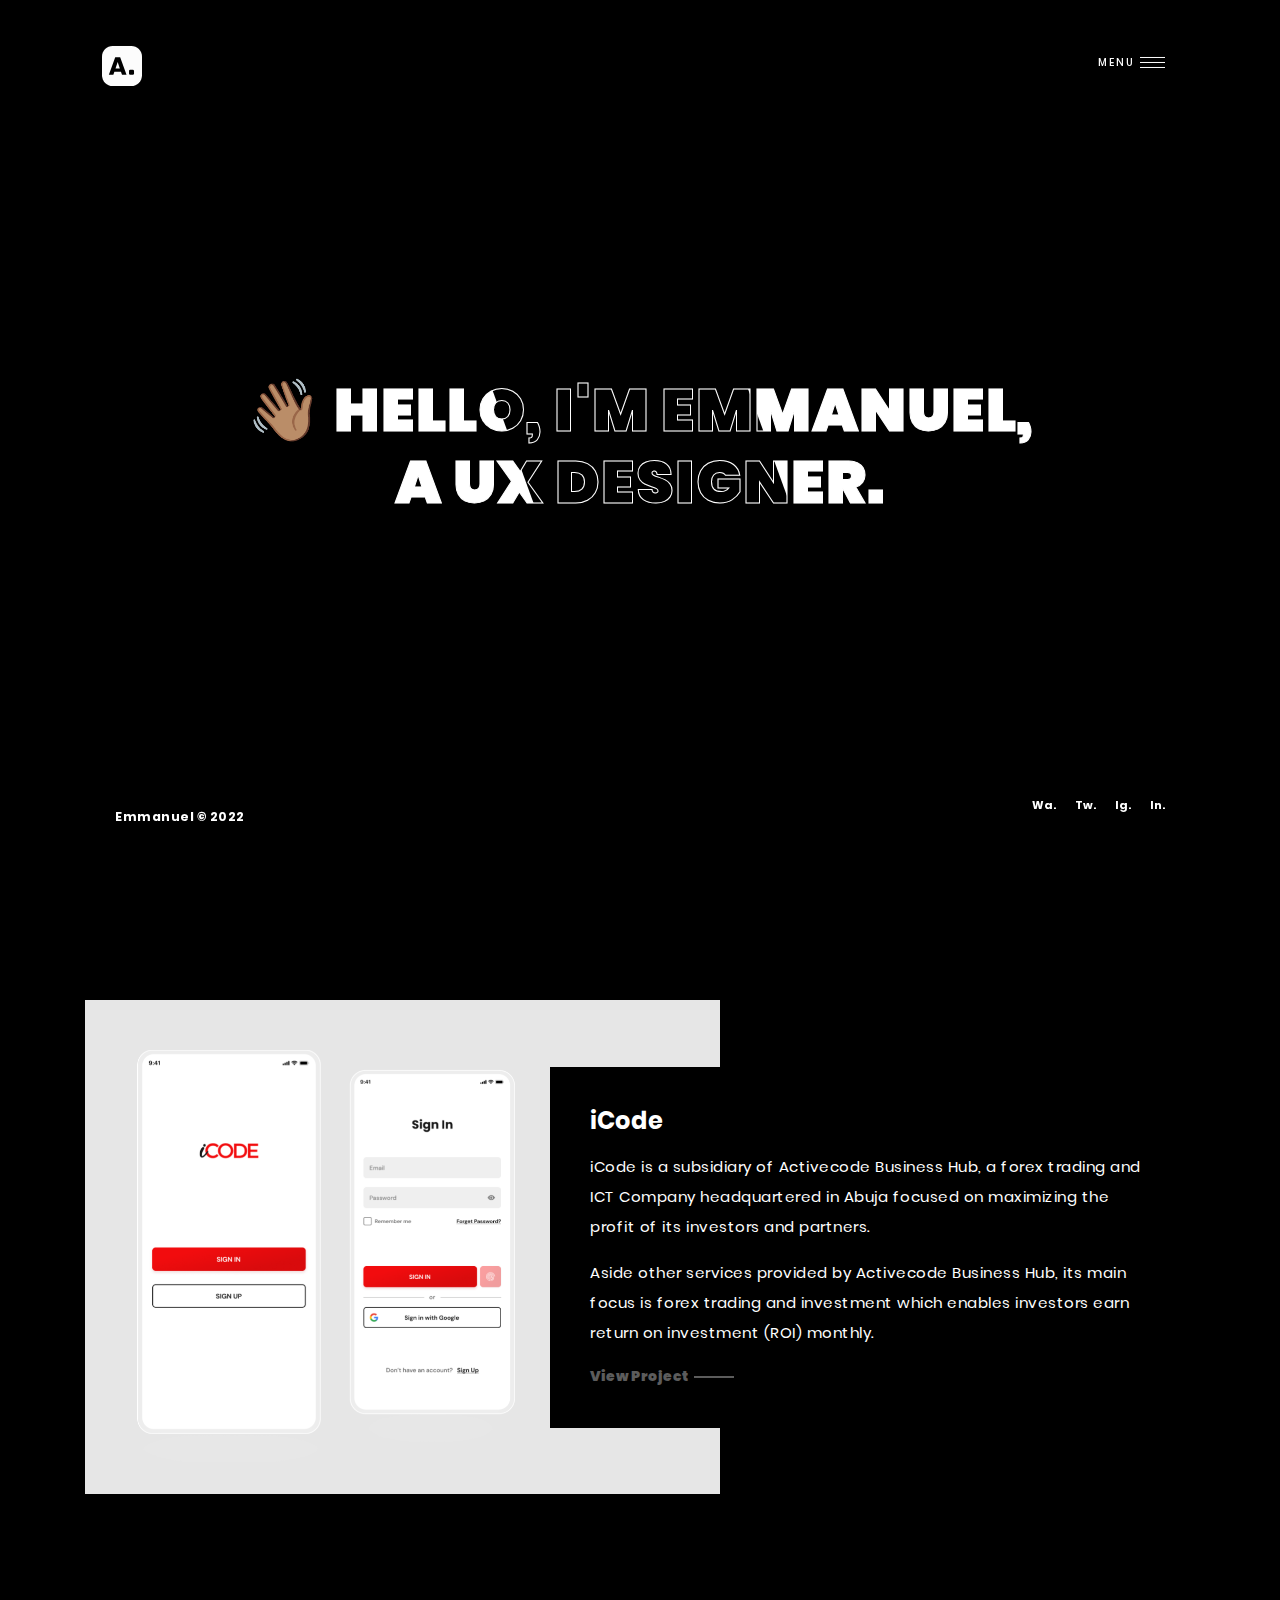
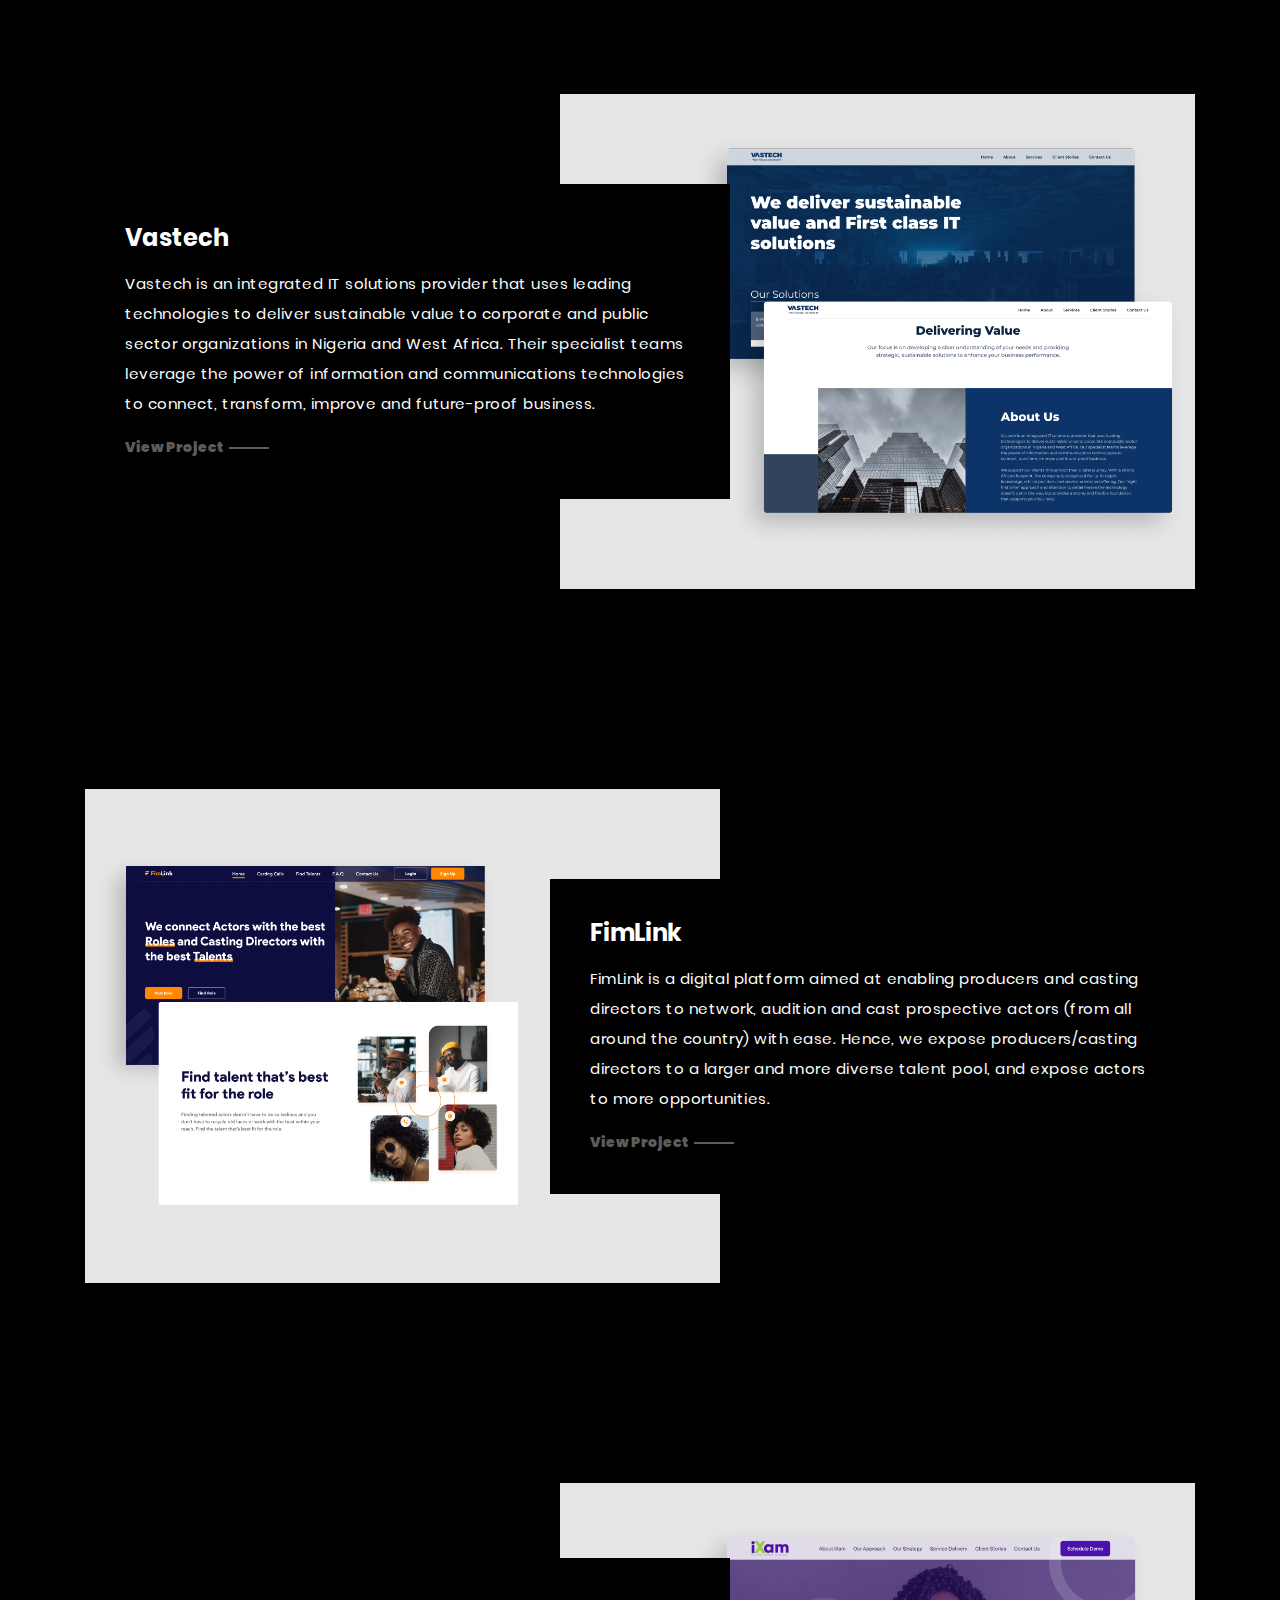
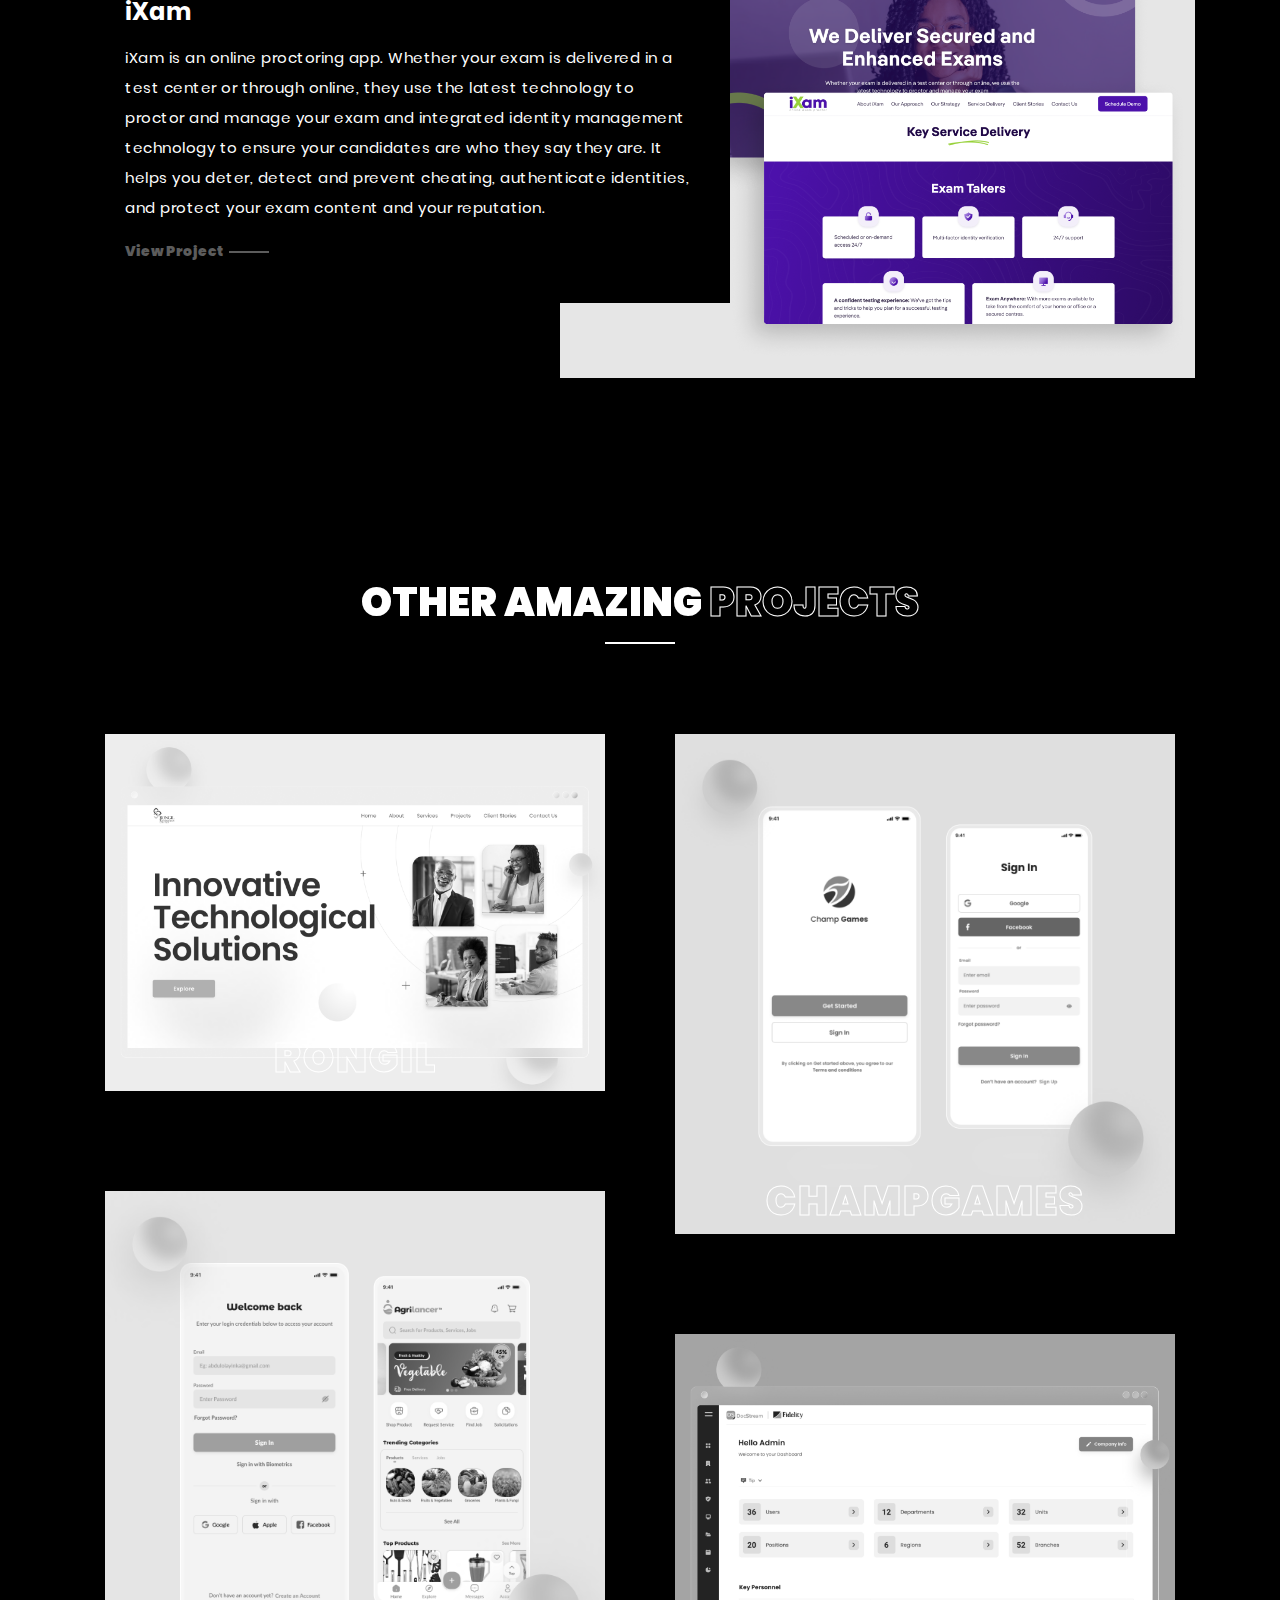
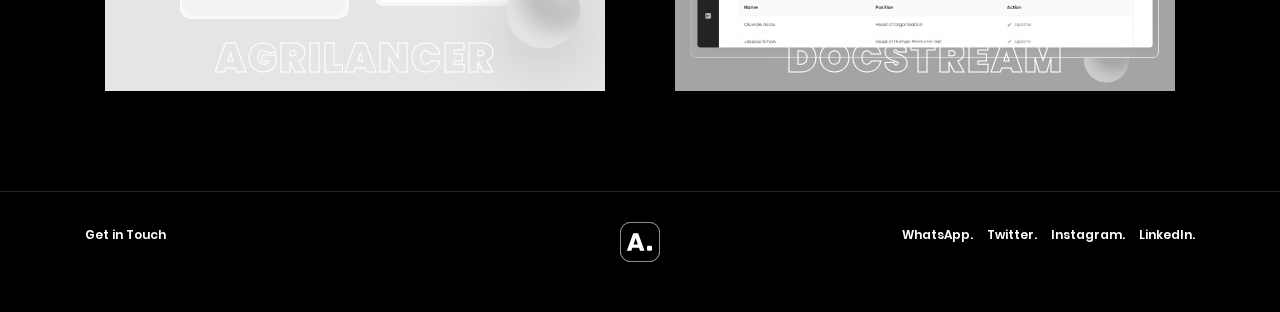
<file: index.html>
<!DOCTYPE html>
<html lang="en">

<head>
    <meta charset="UTF-8">
    <meta name="viewport" content="width=device-width, initial-scale=1.0">
    <meta http-equiv="X-UA-Compatible" content="ie=edge">
    <title>Audu Emmanuel - Home</title>
    <!-- <link rel="icon" type="img/png" href="assets/img/fav-icon.png"> -->
    <link rel="icon" type="img/x-icon" href="assets/img/favicon.ico">
    <link rel="stylesheet" href="assets/css/plugin.css">
    
    <link rel="stylesheet" href="assets/css/main.css">
    <link rel="stylesheet" href="assets/css/responsive.css">
    <link rel="stylesheet" href="assets/css/custom.css">
</head>

<body>

    <!-- Start Preload -->
    <div class="preloader">
    </div>
    <div class="block-1"></div>
    <div class="block-2"></div>
    <div class="logo-load">
        <img src="assets/img/logo-white-outline.svg" alt="">
    </div>
    <div class="logo-load spinning"></div>
    <div class="over-all"></div>
    <!-- End Preload -->

    <!-- Start Header -->
    <header>

        <nav>
            <!-- Logo -->
            <div class="logo hover-target">
                <!-- <a class="load-spiral" href="index.html"><img src="assets/img/logo.svg" alt="logo"></a> -->
                <a class="load-spiral" href="index.html"><img src="assets/img/logo-white.svg" alt="logo"></a>
                <!-- <a class="load-spiral" href="index.html"><p class="logo-text">Audu Emmanuel</p></a> -->
                
            </div>
            <!-- Menu bar -->
            <div class="toggle-btn magnetic hover-target">
                <div class="burger-menu">
                    <span class="one"></span>
                    <span class="two"></span>
                    <span class="tre"></span>
                </div>
            </div>
            <!-- Social -->
            <div class="scr socials">
                <div class="list-social">
                    <ul>
                        <li class="hover-target"><a href="https://api.whatsapp.com/send/?phone=%2B2348178163581&text&app_absent=0">Wa.</a></li>
                        <li class="hover-target"><a href="https://twitter.com/audu_emmi">Tw.</a></li>
                        <li class="hover-target"><a href="https://www.instagram.com/audu_emmi">Ig.</a></li>
                        <li class="hover-target"><a href="https://www.linkedin.com/in/audu-emmanuel-739aa3190">In.</a></li>
                    </ul>
                </div>
            </div>

            <!-- Copyright -->
            <div class="scr copyright-top">
                <p>Emmanuel &copy; 2022</p>
            </div>

            <div class="bg-nav"></div>

            <!-- menu -->
            <div class="manu-container">
                <div class="menu">
                    <div class="data">
                        <div class="container">
                            <div class="row">
                                <div class="col-md-6">
                                    <div class="links text-center text-lg-left">
                                        <ul>
                                            <li>
                                                <p>01</p><a class="menu-link hover-target load-spiral"
                                                    href="index.html">Home</a>
                                            </li>
                                            <li>
                                                <p>02</p><a class="menu-link hover-target load-spiral"
                                                    href="work.html">Work</a>
                                            </li>
                                            <li>
                                                <p>03</p><a class="menu-link hover-target load-spiral"
                                                    href="about.html">About</a>
                                            </li>
                                            <li>
                                                <p>04</p><a class="menu-link hover-target load-spiral"
                                                    href="https://api.whatsapp.com/send/?phone=%2B2348178163581&text&app_absent=0">Contact</a>
                                            </li>
                                        </ul>
                                    </div>

                                </div>

                                <!-- <div class="col-md-4 offset-md-2 centered text-right">
                                    <div class="address-menu">

                                        <h3>Audu Emmanuel</h3>
                                        <h4>Flower 03/11 Street Klaten, Central Java, Indonesia</h4>
                                    </div>
                                </div> -->
                            </div>
                        </div>
                    </div>

                </div>
            </div>
        </nav>


    </header>
    <!-- End Header -->


    <!-- Start Content -->
    <div id="spiral">

        <!-- Header -->
        <div class="scrolls">
            <img draggable="false" src="assets/img/sroll.svg" alt="scroll">
        </div>
        <div class="main-head">
            <div id="headmove">
                <div data-depth="0.2">
                    <div class="bg-right"></div>
                </div>
            </div>
            <div class="heading-text">
                <div class="heading-text-front">
                    <h1><span>👋🏽</span> Hello, I'm Emmanuel, <br>
                        A UX Designer.</h1>
                </div>
                <div class="heading-text-back">
                    <h1><span>👋🏽</span> Hello, I'm Emmanuel, <br>
                        A UX Designer.</h1>
                </div>
            </div>
        </div>

        <!-- iCode -->
        <section class="about">
            <div class="container">
                <div class="row centered">
                    <div class="col-lg-7">
                        <div class="img-about luxy-el" data-horizontal="1" data-speed-x="1">
                            <img class="img-fluid" src="assets/img/iCode-image 1.png" alt="">

                        </div>
                    </div>
                    <div class="col-lg-5">
                        <div class="abt-text">
                            <h4 class="project-header">iCode</h4>
                            <p>iCode is a subsidiary of Activecode Business Hub, a forex trading and ICT Company headquartered in Abuja focused on maximizing the profit of its investors and partners.</p>

                            <p>Aside other services provided by Activecode Business Hub, its main focus is forex trading and investment which enables investors earn return on investment (ROI) monthly.</p>
                            <a class="hover-target load-spiral" onclick='window.open("https://www.uxfol.io/p/auduemmanuel96/034d25f1");return false;' href="">View Project</a>
                        </div>

                    </div>
                </div>
            </div>
        </section>
       

        <!-- Vastech -->
        <section class="about">
            <div class="container">
                <div class="row centered row-alt">
                    <div class="col-lg-5 abt-text-container">
                        <div class="abt-text abt-text-alt">
                            <h4 class="project-header">Vastech</h4>
                            <p>Vastech is an integrated IT solutions provider that uses leading technologies to deliver sustainable value to corporate and public sector organizations in Nigeria and West Africa. Their specialist teams leverage the power of information and communications technologies to connect, transform, improve and future-proof business.</p>
                            <a class="hover-target load-spiral" onclick='window.open("https://www.figma.com/proto/rN8rSLuzZjC8g99pmcQtVn/Vastech?node-id=7%3A3&starting-point-node-id=7%3A3&scaling=scale-down-width&hide-ui=1");return false;' href="">View Project</a>
                        </div>
                    </div>

                    <div class="col-lg-7 abt-img-container">
                        <div class="img-about-alt img-about luxy-el" data-horizontal="1" data-speed-x="1">
                            <img class="img-fluid" src="assets/img/Vastech-image 1.png" alt="">

                        </div>
                    </div>
                </div>
            </div>
        </section>


         <!-- FimLink -->
         <section class="about">
            <div class="container">
                <div class="row centered">
                    <div class="col-lg-7">
                        <div class="img-about luxy-el" data-horizontal="1" data-speed-x="1">
                            <img class="img-fluid" src="assets/img/fimlink-image 1.png" alt="">

                        </div>
                    </div>
                    <div class="col-lg-5">
                        <div class="abt-text">
                            <h4 class="project-header">FimLink</h4>
                            <p>FimLink is a digital platform aimed at enabling producers and casting directors to network, audition and cast prospective actors (from all around the country) with ease. Hence, we expose producers/casting directors to a larger and more diverse talent pool, and expose actors to more opportunities.</p>
                            <!-- <a class="hover-target load-spiral" onclick='window.open("https://www.figma.com/proto/ObEAZXlQklZSfvZSoZo0Ch/FimLink-Design?page-id=2%3A2&node-id=503%3A2155&viewport=160%2C231%2C0.02&scaling=min-zoom&starting-point-node-id=503%3A2155&show-proto-sidebar=1&hide-ui=1");return false;' href="">View Project</a> -->
                            <a class="hover-target load-spiral" onclick='window.open("https://pollen-larkspur-8c5.notion.site/FimLink-Case-Study-a44b85d3023045a6b4a4f81c3f85f137?pvs=4");return false;' href="">View Project</a>
                        </div>

                    </div>
                </div>
            </div>
        </section>


        <!-- ixam -->
        <section class="about">
            <div class="container">
                <div class="row centered row-alt">
                    <div class="col-lg-5 abt-text-container">
                        <div class="abt-text abt-text-alt">
                            <h4 class="project-header">iXam</h4>
                            <p>iXam is an online proctoring app. Whether your exam is delivered in a test center or through online, they use the latest technology to proctor and manage your exam and integrated identity management technology to ensure your candidates are who they say they are. It helps you deter, detect and prevent cheating, authenticate identities, and protect your exam content and your reputation. </p>
                            <a class="hover-target load-spiral" onclick='window.open("https://www.figma.com/proto/nwFLYVUAKeH5jEW4NcNGID/iXam?node-id=4%3A115&starting-point-node-id=4%3A115"); return false;' href="">View Project</a>
                        </div>
                    </div>

                    <div class="col-lg-7 abt-img-container">
                        <div class="img-about-alt img-about luxy-el" data-horizontal="1" data-speed-x="1">
                            <img class="img-fluid" src="assets/img/ixam-image 1.png" alt="">

                        </div>
                    </div>
                </div>
            </div>
        </section>


        <!-- Portfolio -->

        <section class="folio-content">
            <div class="container">
                <div class="row">
                    <div class="col-md-12">
                        <div class="main-title text-center">

                            <h2>Other Amazing <span>Projects</span></h2>
                        </div>
                    </div>
                    <div class="col-md-6">
                        <div class="folio-item">

                            <div class="img-folio cursorExplore">
                                <a class="load-spiral" onclick='window.open("https://www.figma.com/proto/N14IIwa25d9bSX4do78dsH/Rongil-Website?node-id=2%3A4&starting-point-node-id=2%3A4&hide-ui=1");return false;' href="">
                                    <img class="img-fluid" src="assets/img/rongil-image.png" draggable="false" alt="">
                                </a>
                            </div>
                            <div class="text-folio text-center">
                                <h2 class="text-1">RONGIL</h2>
                                <h2 class="text-2">RONGIL</h2>
                            </div>
                        </div>
                        <div class="folio-item">

                            <div class="img-folio cursorExplore">
                                <!-- <a class="load-spiral" href="" onclick='window.open("https://www.figma.com/proto/TLFGpyisWG9avaNJ3BKwlk/Agrilancer-Design?page-id=246%3A5&node-id=1372%3A6868&viewport=1976%2C665%2C0.06&scaling=scale-down&starting-point-node-id=1372%3A6868&show-proto-sidebar=1&hide-ui=1");return false;'>
                                    <img class="img-fluid" src="assets/img/agrilancer-image.png" draggable="false" alt="">
                                </a> -->

                                <a class="load-spiral" href="#">
                                    <img class="img-fluid" src="assets/img/agrilancer-image.png" draggable="false" alt="">
                                </a>
                            </div>
                            <div class="text-folio text-center">
                                <h2 class="text-1">AGRILANCER</h2>
                                <h2 class="text-2">AGRILANCER</h2>
                            </div>
                        </div>
                    </div>

                    <div class="col-md-6">
                        <div class="folio-item">

                            <div class="img-folio cursorExplore">
                                <a class="load-spiral" href="" onclick='window.open("https://www.figma.com/proto/NHoQENVboIRS6lroJSClg1/Champ-Games?page-id=0%3A1&node-id=919%3A4188&viewport=241%2C48%2C0.04&scaling=scale-down&starting-point-node-id=919%3A4188");return false;'>
                                    <img class="img-fluid" src="assets/img/champ-games-image.png" draggable="false" alt="">
                                </a>
                            </div>
                            <div class="text-folio text-center">
                                <h2 class="text-1">CHAMPGAMES</h2>
                                <h2 class="text-2">CHAMPGAMES</h2>
                            </div>
                        </div>

                        <div class="folio-item">

                            <div class="img-folio cursorExplore">
                                <a class="load-spiral" href="#">
                                    <img class="img-fluid" src="assets/img/docstream-image.png" draggable="false" alt="">
                                </a>
                            </div>
                            <div class="text-folio text-center">
                                <h2 class="text-1">DOCSTREAM</h2>
                                <h2 class="text-2">DOCSTREAM</h2>
                            </div>
                        </div>
                    </div>
                </div>

                <!-- <div class="row">
                    <div class="col-md-12">
                        <a href="work.html" class="next-project centered text-center load-spiral">
                            <div class="col-md-12">
                                <p>View</p>
                                <h3>ALL PROJECTS</h3>
                            </div>
                        </a>
                    </div>
                </div> -->

            </div>
        </section>
      

        <!-- Footer -->
        <div class="footer">
            <div class="container">
                <div class="row">
                    <div class="col-md-4 text-center text-md-left mt-30">
                        <div class="mail hover-target">
                            <a href="mailto:auduemmanuel96@gmail.com">Get in Touch</a>
                        </div>
                    </div>
                    <div class="col-md-4 text-center mt-30">
                        <div class="logo-foot">
                            <img src="assets/img/logo-white-outline.svg" alt="">
                        </div>
                    </div>
                    <div class="col-md-4 text-center text-md-right mt-30">
                        <div class="sosmed">
                            <ul>
                                <li class="hover-target"><a href="https://api.whatsapp.com/send/?phone=%2B2348178163581&text&app_absent=0">WhatsApp.</a></li>
                                <li class="hover-target"><a href="https://twitter.com/audu_emmi">Twitter.</a></li>
                                <li class="hover-target"><a href="https://www.instagram.com/audu_emmi/">Instagram.</a></li>
                                <li class="hover-target"><a href="https://www.linkedin.com/in/audu-emmanuel-739aa3190/">LinkedIn.</a></li>
                            </ul>
                        </div>
                        <!-- <div class="copyright">
                            <p>Emmanuel &copy;2022. All Rights Reserved</p>
                            <p>Made with ♥ by Esensifiksi.</p>
                        </div> -->
                    </div>
                </div>
            </div>
        </div>

    </div>
    <!-- End Content -->

    <!-- Toggle menu -->
    <!-- <div class="menus">
        <a class="hover-target" href="index.html">Home</a>
        <a class="hover-target" href="index-2.html">Home Slider</a>
        <a class="hover-target" href="index-3.html">Home Image</a>
        <a class="hover-target" href="work.html">Work</a>
        <a class="hover-target" href="about.html">About</a>
        <a class="hover-target" href="work-detail.html">Work Detail</a>
        <a class="hover-target" href="work-detail-2.html">Work Detail 2</a>
        <a class="hover-target" href="blog.html">Blog</a>
        <a class="hover-target" href="blog-detail.html">Blog Detail</a>
        <a class="hover-target" href="error.html">Error 404 Page</a>
    </div> -->
    <!-- <div class="menu__toggler hover-target magnetic"><span></span></div> -->

    <!-- Cursor -->
    <div class="cursor1" id="cursor1"></div>
    <div class="cursor" id="cursor"></div>

    <script src="assets/js/plugin.js"></script>
    <script src="assets/js/main.js"></script>
</body>

</html>
</file>
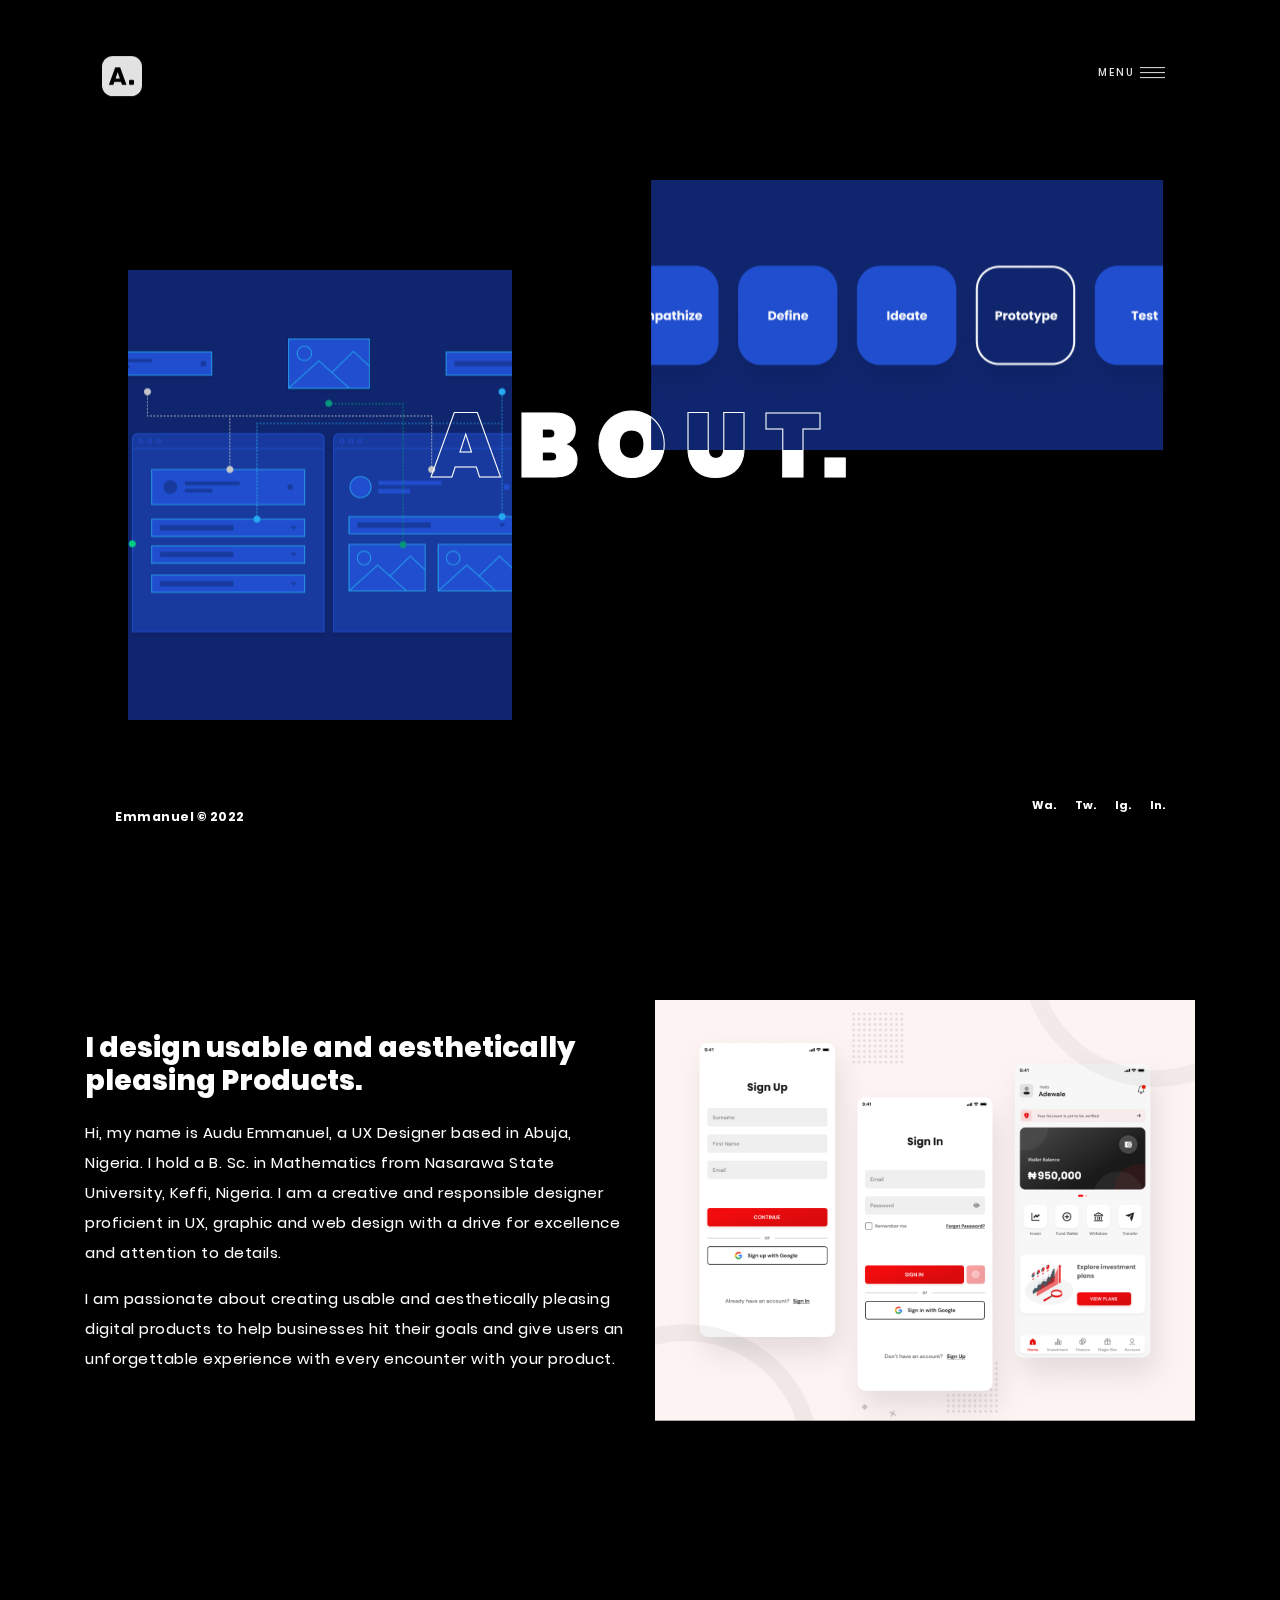
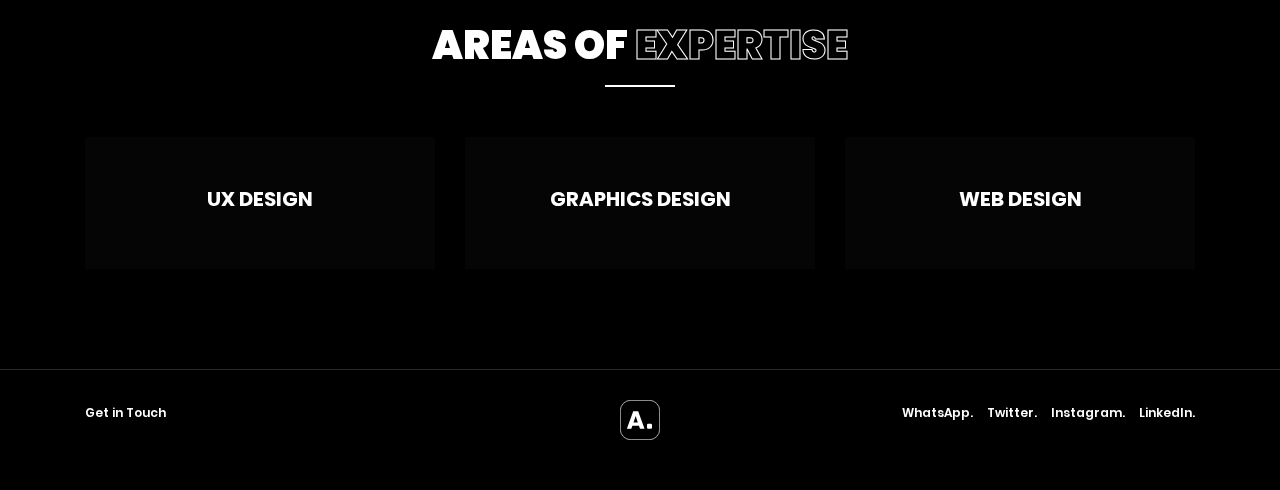
<file: about.html>
<!DOCTYPE html>
<html lang="en">

    <head>
        <meta charset="UTF-8">
        <meta name="viewport" content="width=device-width, initial-scale=1.0">
        <meta http-equiv="X-UA-Compatible" content="ie=edge">
        <title>Audu Emmanuel - About</title>
        <link rel="icon" type="img/png" href="assets/img/fav-icon.png">
        <link rel="stylesheet" href="assets/css/plugin.css">
        
        <link rel="stylesheet" href="assets/css/main.css">
        <link rel="stylesheet" href="assets/css/custom.css">
        <link rel="stylesheet" href="assets/css/responsive.css">
    </head>

<body>

    <!-- Start Preload -->
    <div class="preloader">
    </div>
    <div class="block-1"></div>
    <div class="block-2"></div>
    <div class="logo-load">
        <img src="assets/img/logo-white-outline.svg" alt="">
    </div>
    <div class="logo-load spinning"></div>
    <div class="over-all"></div>
    <!-- End Preload -->

    <!-- Start Header -->
    <header>

        <nav>
            <!-- Logo -->
            <div class="logo hover-target">
                <!-- <a class="load-spiral" href="index.html"><img src="assets/img/logo.svg" alt="logo"></a> -->
                <a class="load-spiral" href="index.html"><img src="assets/img/logo-white.svg" alt="logo"></a>
                <!-- <a class="load-spiral" href="index.html"><p class="logo-text">Audu Emmanuel</p></a> -->
                
            </div>
            <!-- Menu bar -->
            <div class="toggle-btn magnetic hover-target">
                <div class="burger-menu">
                    <span class="one"></span>
                    <span class="two"></span>
                    <span class="tre"></span>
                </div>
            </div>
            <!-- Social -->
            <div class="scr socials">
                <div class="list-social">
                    <ul>
                        <li class="hover-target"><a href="https://api.whatsapp.com/send/?phone=%2B2348178163581&text&app_absent=0">Wa.</a></li>
                        <li class="hover-target"><a href="https://twitter.com/audu_emmi">Tw.</a></li>
                        <li class="hover-target"><a href="https://www.instagram.com/audu_emmi">Ig.</a></li>
                        <li class="hover-target"><a href="https://www.linkedin.com/in/audu-emmanuel-739aa3190">In.</a></li>
                    </ul>
                </div>
            </div>

            <!-- Copyright -->
            <div class="scr copyright-top">
                <p>Emmanuel &copy; 2022</p>
            </div>

            <div class="bg-nav"></div>

            <!-- menu -->
            <div class="manu-container">
                <div class="menu">
                    <div class="data">
                        <div class="container">
                            <div class="row">
                                <div class="col-md-6">
                                    <div class="links text-center text-lg-left">
                                        <ul>
                                            <li>
                                                <p>01</p><a class="menu-link hover-target load-spiral"
                                                    href="index.html">Home</a>
                                            </li>
                                            <li>
                                                <p>02</p><a class="menu-link hover-target load-spiral"
                                                    href="work.html">Work</a>
                                            </li>
                                            <li>
                                                <p>03</p><a class="menu-link hover-target load-spiral"
                                                    href="about.html">About</a>
                                            </li>
                                            <li>
                                                <p>04</p><a class="menu-link hover-target load-spiral"
                                                    href="https://api.whatsapp.com/send/?phone=%2B2348178163581&text&app_absent=0">Contact</a>
                                            </li>
                                        </ul>
                                    </div>

                                </div>

                                <!-- <div class="col-md-4 offset-md-2 centered text-right">
                                    <div class="address-menu">

                                        <h3>Audu Emmanuel</h3>
                                        <h4>Flower 03/11 Street Klaten, Central Java, Indonesia</h4>
                                    </div>
                                </div> -->
                            </div>
                        </div>
                    </div>

                </div>
            </div>
        </nav>


    </header>
    <!-- End Header -->


    <!-- Start Content -->
    <div id="spiral">

        <!-- Header -->
        <div class="scrolls">
            <img draggable="false" src="assets/img/sroll.svg" alt="scroll">
        </div>
        <div class="main-head">
            <div id="headmove">
                <div data-depth="0.2">
                    <div class="bg-about"></div>
                </div>
                <div data-depth="0.3">
                    <div class="bg-about-2"></div>
                </div>
            </div>
            <div class="heading-text">
                <div class="heading-text-front">
                    <h1 class="title">A B O U T.</h1>
                </div>
                <div class="heading-text-back">
                    <h1 class="title">A B O U T.</h1>
                </div>
            </div>
        </div>

        <!-- About -->
        <section class="about-page">
            <div class="container">
                <div class="row centered">

                    <div class="col-lg-6">
                        <div class="about-text">
                            <h3> I design usable and aesthetically pleasing Products.</h3>

                            <p>Hi, my name is Audu Emmanuel, a UX Designer based in Abuja, Nigeria. I hold a B. Sc. in Mathematics from Nasarawa State University, Keffi, Nigeria. I am a creative and responsible designer proficient in UX, graphic and web design with a drive for excellence and attention to details.</p>

                            <p>I am passionate about creating usable and aesthetically pleasing digital products to help businesses hit their goals and give users an unforgettable experience with every encounter with your product.</p>
                        </div>

                    </div>
                    <div class="col-lg-6">
                        <img class="img-fluid" src="assets/img/about-image.png" alt="">
                    </div>
                </div>
            </div>
        </section>


        <!-- Start Service -->
        <section class="service">
            <div class="container">
                <div class="row">
                    <div class="col-lg-12">
                        <div class="main-title text-center">

                            <h2>Areas of <span>Expertise</span></h2>
                        </div>
                    </div>
                </div>

                <div class="row mt-30">
                    <div class="col-lg-4 mt-30">
                        <div class="service-item">

                            <div class="service-text">
                                <h3>UX DESIGN</h3>
                                <!-- <p>Design goes beyond aesthetics, it's problem solving</p> -->
                                <!-- <div class="service-line"></div> -->
                                <!-- <ul class="service-list">
                                    <li>Logo Design</li>
                                    <li>UI/UX</li>
                                    <li>Illustration</li>
                                </ul> -->
                            </div>
                        </div>
                    </div>

                    <div class="col-lg-4 mt-30">
                        <div class="service-item">

                            <div class="service-text">
                                <h3>GRAPHICS DESIGN</h3>
                                <!-- <p>For me, the goal has always been about helping business and individuals achieve their goals</p> -->
                                <!-- <div class="service-line"></div> -->
                                <!-- <ul class="service-list">
                                    <li>Website</li>
                                    <li>Mobile App</li>
                                    <li>Desktop App</li>
                                </ul> -->
                            </div>
                        </div>
                    </div>

                    <div class="col-lg-4 mt-30">
                        <div class="service-item">

                            <div class="service-text">
                                <h3>WEB DESIGN</h3>
                                <!-- <p>I am proficient in HTML and CSS with hands on experience.</p> -->
                                <!-- <div class="service-line"></div> -->
                                <!-- <ul class="service-list">
                                    <li>Logo Design</li>
                                    <li>UI/UX</li>
                                    <li>Illustration</li>
                                </ul> -->
                            </div>
                        </div>
                    </div>

                </div>

            </div>
        </section>

        <!-- End Service -->

        <!-- <section class="partner">
            <div class="container">
                <div class="row">
                    <div class="col-lg-12">
                        <div class="main-title text-center">

                            <h2>Our <span>Partner</span></h2>
                        </div>
                    </div>
                </div>

                <div class="row mt-50">
                    <div class="col-lg-3 col-6 px-0">
                        <div class="partner-list">
                            <img class="img-fluid" src="assets/img/partner/client-1.png" alt="">
                        </div>
                    </div>
                    <div class="col-lg-3 col-6 px-0">
                        <div class="partner-list">
                            <img class="img-fluid" src="assets/img/partner/client-2.png" alt="">
                        </div>
                    </div>
                    <div class="col-lg-3 col-6 px-0">
                        <div class="partner-list">
                            <img class="img-fluid" src="assets/img/partner/client-3.png" alt="">
                        </div>
                    </div>
                    <div class="col-lg-3 col-6 px-0">
                        <div class="partner-list">
                            <img class="img-fluid" src="assets/img/partner/client-4.png" alt="">
                        </div>
                    </div>
                    <div class="col-lg-3 col-6 px-0">
                        <div class="partner-list">
                            <img class="img-fluid" src="assets/img/partner/client-5.png" alt="">
                        </div>
                    </div>
                    <div class="col-lg-3 col-6 px-0">
                        <div class="partner-list">
                            <img class="img-fluid" src="assets/img/partner/client-6.png" alt="">
                        </div>
                    </div>
                    <div class="col-lg-3 col-6 px-0">
                        <div class="partner-list">
                            <img class="img-fluid" src="assets/img/partner/client-1.png" alt="">
                        </div>
                    </div>
                    <div class="col-lg-3 col-6 px-0">
                        <div class="partner-list">
                            <img class="img-fluid" src="assets/img/partner/client-2.png" alt="">
                        </div>
                    </div>
                </div>
            </div>
        </section> -->

        <!-- Footer -->
        <div class="footer">
            <div class="container">
                <div class="row">
                    <div class="col-md-4 text-center text-md-left mt-30">
                        <div class="mail hover-target">
                            <a href="mailto:auduemmanuel96@gmail.com">Get in Touch</a>
                        </div>
                    </div>
                    <div class="col-md-4 text-center mt-30">
                        <div class="logo-foot">
                            <img src="assets/img/logo-white-outline.svg" alt="">
                        </div>
                    </div>
                    <div class="col-md-4 text-center text-md-right mt-30">
                        <div class="sosmed">
                            <ul>
                                <li class="hover-target"><a href="https://api.whatsapp.com/send/?phone=%2B2348178163581&text&app_absent=0">WhatsApp.</a></li>
                                <li class="hover-target"><a href="https://twitter.com/audu_emmi">Twitter.</a></li>
                                <li class="hover-target"><a href="https://www.instagram.com/audu_emmi/">Instagram.</a></li>
                                <li class="hover-target"><a href="https://www.linkedin.com/in/audu-emmanuel-739aa3190/">LinkedIn.</a></li>
                            </ul>
                        </div>
                        <!-- <div class="copyright">
                            <p>Emmanuel &copy;2022. All Rights Reserved</p>
                            <p>Made with ♥ by Esensifiksi.</p>
                        </div> -->
                    </div>
                </div>
            </div>
        </div>

    </div>
    <!-- End Content -->

    <!-- Toggle menu -->
    <!-- <div class="menus">
        <a class="hover-target" href="index.html">Home</a>
        <a class="hover-target" href="index-2.html">Home Slider</a>
        <a class="hover-target" href="index-3.html">Home Image</a>
        <a class="hover-target" href="work.html">Work</a>
        <a class="hover-target" href="about.html">About</a>
        <a class="hover-target" href="work-detail.html">Work Detail</a>
        <a class="hover-target" href="work-detail-2.html">Work Detail 2</a>
        <a class="hover-target" href="blog.html">Blog</a>
        <a class="hover-target" href="blog-detail.html">Blog Detail</a>
        <a class="hover-target" href="error.html">Error 404 Page</a>
    </div> -->
    <!-- <div class="menu__toggler hover-target magnetic"><span></span></div> -->


    <!-- Cursor -->
    <div class="cursor1" id="cursor1"></div>
    <div class="cursor" id="cursor"></div>

    <script src="assets/js/plugin.js"></script>
    <script src="assets/js/main.js"></script>
</body>

</html>
</file>
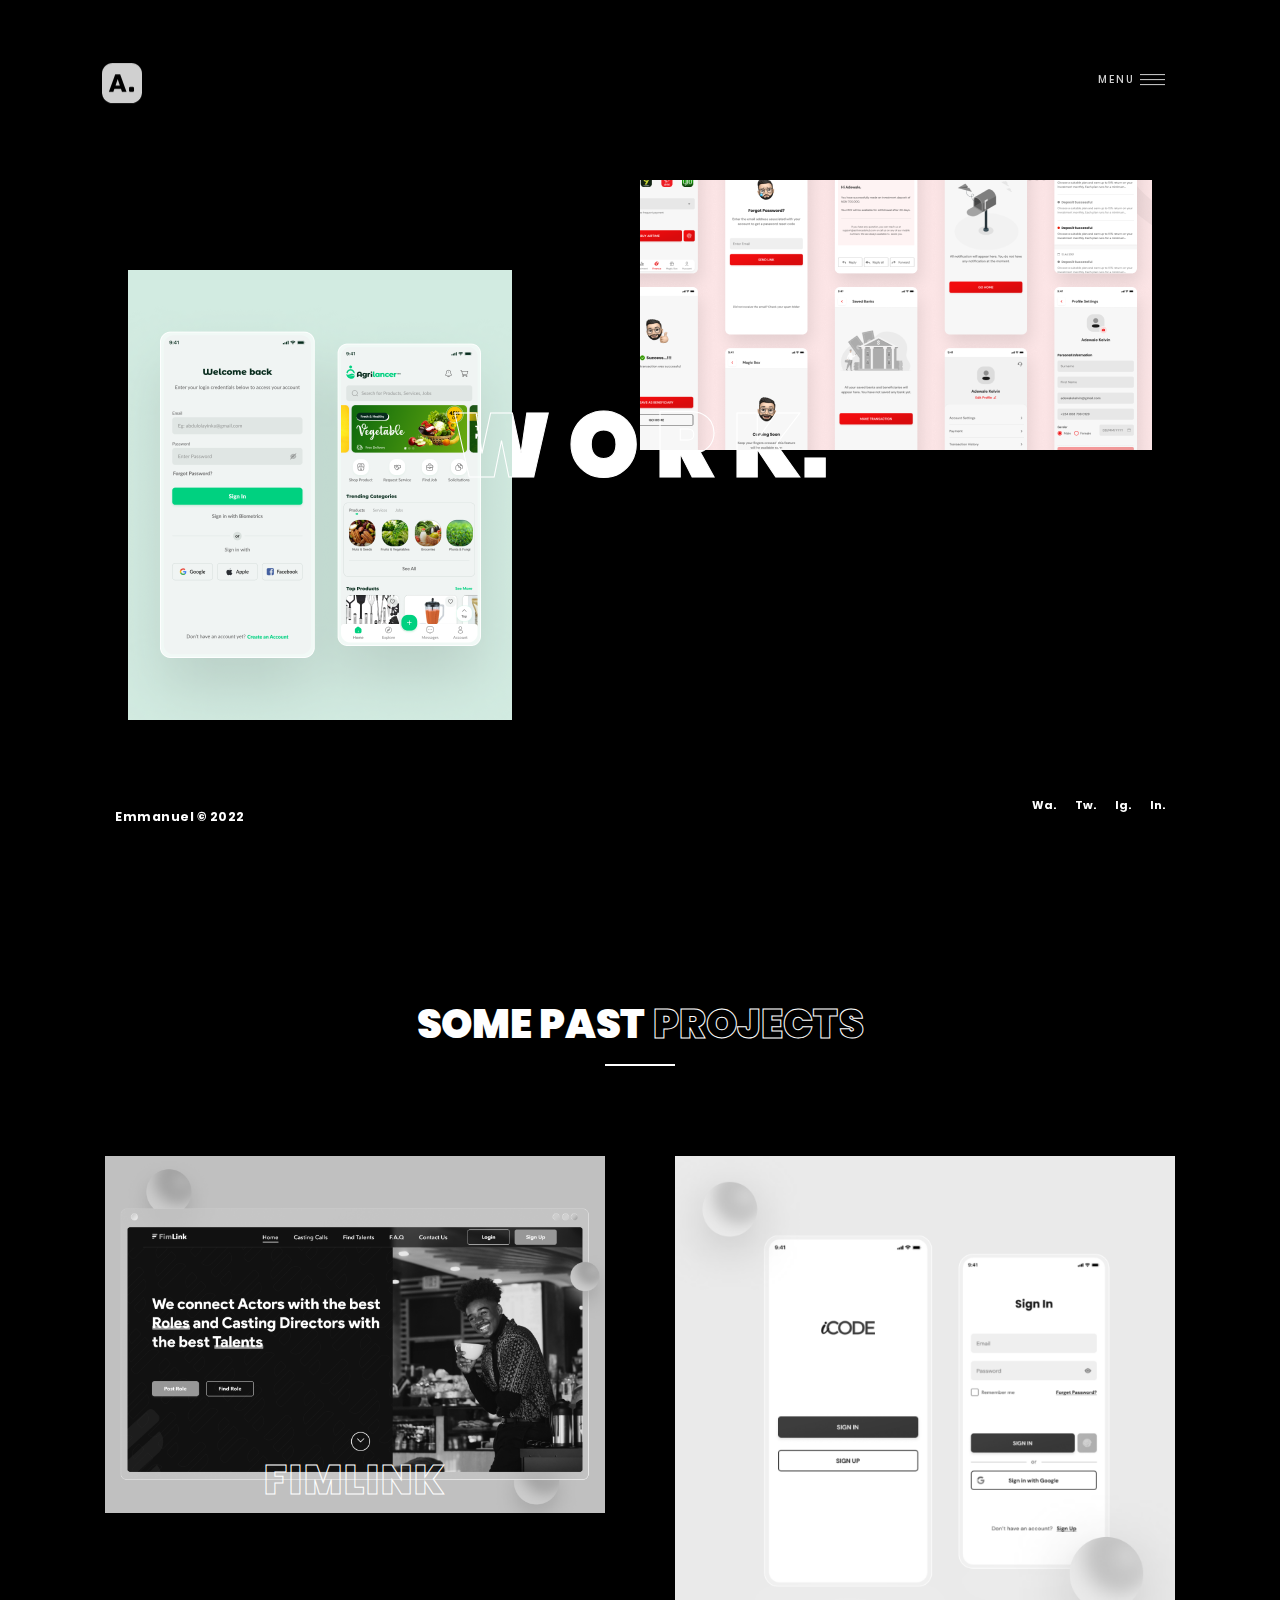
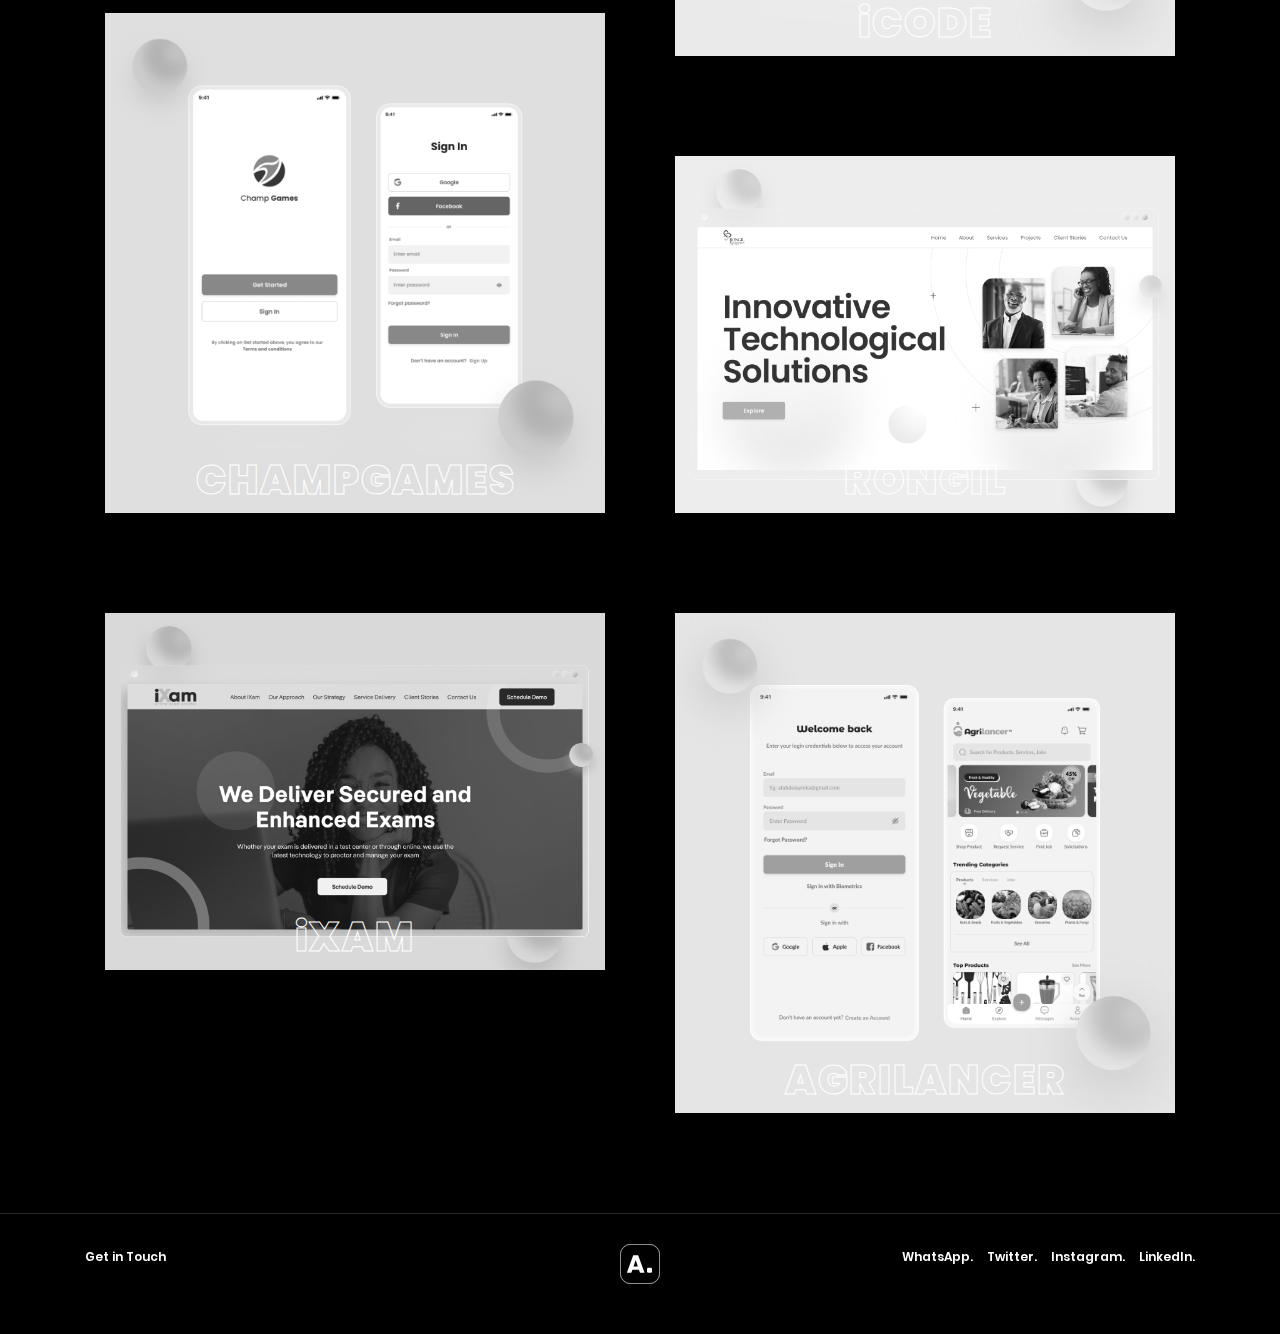
<file: work.html>
<!DOCTYPE html>
<html lang="en">

    <head>
        <meta charset="UTF-8">
        <meta name="viewport" content="width=device-width, initial-scale=1.0">
        <meta http-equiv="X-UA-Compatible" content="ie=edge">
        <title>Audu Emmanuel - Work</title>
        <link rel="icon" type="img/png" href="assets/img/fav-icon.png">
        <link rel="stylesheet" href="assets/css/plugin.css">
        
        <link rel="stylesheet" href="assets/css/main.css">
        <link rel="stylesheet" href="assets/css/custom.css">
        <link rel="stylesheet" href="assets/css/responsive.css">
    </head>

<body>

    <!-- Start Preload -->
    <div class="preloader">
    </div>
    <div class="block-1"></div>
    <div class="block-2"></div>
    <div class="logo-load">
        <img src="assets/img/logo-white-outline.svg" alt="">
    </div>
    <div class="logo-load spinning"></div>
    <div class="over-all"></div>
    <!-- End Preload -->

    <!-- Start Header -->
    <header>

        <nav>
            <!-- Logo -->
            <div class="logo hover-target">
                <!-- <a class="load-spiral" href="index.html"><img src="assets/img/logo.svg" alt="logo"></a> -->
                <a class="load-spiral" href="index.html"><img src="assets/img/logo-white.svg" alt="logo"></a>
                <!-- <a class="load-spiral" href="index.html"><p class="logo-text">Audu Emmanuel</p></a> -->
                
            </div>
            <!-- Menu bar -->
            <div class="toggle-btn magnetic hover-target">
                <div class="burger-menu">
                    <span class="one"></span>
                    <span class="two"></span>
                    <span class="tre"></span>
                </div>
            </div>
            <!-- Social -->
            <div class="scr socials">
                <div class="list-social">
                    <ul>
                        <li class="hover-target"><a href="https://api.whatsapp.com/send/?phone=%2B2348178163581&text&app_absent=0">Wa.</a></li>
                        <li class="hover-target"><a href="https://twitter.com/audu_emmi">Tw.</a></li>
                        <li class="hover-target"><a href="https://www.instagram.com/audu_emmi">Ig.</a></li>
                        <li class="hover-target"><a href="https://www.linkedin.com/in/audu-emmanuel-739aa3190">In.</a></li>
                    </ul>
                </div>
            </div>

            <!-- Copyright -->
            <div class="scr copyright-top">
                <p>Emmanuel &copy; 2022</p>
            </div>

            <div class="bg-nav"></div>

            <!-- menu -->
            <div class="manu-container">
                <div class="menu">
                    <div class="data">
                        <div class="container">
                            <div class="row">
                                <div class="col-md-6">
                                    <div class="links text-center text-lg-left">
                                        <ul>
                                            <li>
                                                <p>01</p><a class="menu-link hover-target load-spiral"
                                                    href="index.html">Home</a>
                                            </li>
                                            <li>
                                                <p>02</p><a class="menu-link hover-target load-spiral"
                                                    href="work.html">Work</a>
                                            </li>
                                            <li>
                                                <p>03</p><a class="menu-link hover-target load-spiral"
                                                    href="about.html">About</a>
                                            </li>
                                            <li>
                                                <p>04</p><a class="menu-link hover-target load-spiral"
                                                    href="https://api.whatsapp.com/send/?phone=%2B2348178163581&text&app_absent=0">Contact</a>
                                            </li>
                                        </ul>
                                    </div>

                                </div>

                                <!-- <div class="col-md-4 offset-md-2 centered text-right">
                                    <div class="address-menu">

                                        <h3>Audu Emmanuel</h3>
                                        <h4>Flower 03/11 Street Klaten, Central Java, Indonesia</h4>
                                    </div>
                                </div> -->
                            </div>
                        </div>
                    </div>

                </div>
            </div>
        </nav>


    </header>
    <!-- End Header -->


    <!-- Start Content -->
    <div id="spiral">

        <!-- Header -->
        <div class="scrolls">
            <img draggable="false" src="assets/img/sroll.svg" alt="scroll">
        </div>
        <div class="main-head">
            <div id="headmove">
                <div data-depth="0.2">
                    <div class="bg-work"></div>
                </div>
                <div data-depth="0.3">
                    <div class="bg-work-2"></div>
                </div>
            </div>
            <div class="heading-text">
                <div class="heading-text-front">
                    <h1 class="title">W O R K.</h1>
                </div>
                <div class="heading-text-back">
                    <h1 class="title">W O R K.</h1>
                </div>
            </div>
        </div>

        <!-- Portfolio -->

        <section class="folio-content">
            <div class="container">
                <div class="row">
                    <div class="col-md-12">
                        <div class="main-title text-center">

                            <h2>Some Past <span>Projects</span></h2>
                        </div>
                    </div>
                    <div class="col-md-6">
                        <div class="folio-item">

                            <div class="img-folio cursorExplore">
                                <!-- <a class="load-spiral" href="" onclick='window.open("https://www.figma.com/proto/ObEAZXlQklZSfvZSoZo0Ch/FimLink-Design?page-id=2%3A2&node-id=503%3A2155&viewport=160%2C231%2C0.02&scaling=min-zoom&starting-point-node-id=503%3A2155&show-proto-sidebar=1&hide-ui=1");return false;'> -->
                                
                                <a class="load-spiral" href="#">
                                    <img class="img-fluid" src="assets/img/fimlink-image2.png" draggable="false" alt="">
                                </a>
                            </div>
                            <div class="text-folio text-center">
                                <h2 class="text-1">FIMLINK</h2>
                                <h2 class="text-2">FIMLINK</h2>
                            </div>
                        </div>
                        <div class="folio-item">

                            <div class="img-folio cursorExplore">
                                <a class="load-spiral" href="" onclick='window.open("https://www.figma.com/proto/NHoQENVboIRS6lroJSClg1/Champ-Games?page-id=0%3A1&node-id=919%3A4188&viewport=241%2C48%2C0.04&scaling=scale-down&starting-point-node-id=919%3A4188");return false;'>
                                    <img class="img-fluid" src="assets/img/champ-games-image.png" draggable="false" alt="">
                                </a>
                            </div>
                            <div class="text-folio text-center">
                                <h2 class="text-1">CHAMPGAMES</h2>
                                <h2 class="text-2">CHAMPGAMES</h2>
                            </div>
                        </div>
                    </div>

                    <div class="col-md-6">
                        <div class="folio-item">

                            <div class="img-folio cursorExplore">
                                <a class="load-spiral" href="" onclick='window.open("https://uxfol.io/p/auduemmanuel96/034d25f1");return false;'>
                                    <img class="img-fluid" src="assets/img/icode-image2.png" draggable="false" alt="">
                                </a>
                            </div>
                            <div class="text-folio text-center">
                                <h2 class="text-1">iCODE</h2>
                                <h2 class="text-2">iCODE</h2>
                            </div>
                        </div>

                        <div class="folio-item">

                            <div class="img-folio cursorExplore">
                                <a class="load-spiral" href="" onclick='window.open("https://www.figma.com/proto/N14IIwa25d9bSX4do78dsH/Rongil-Website?node-id=2%3A4&starting-point-node-id=2%3A4&hide-ui=1");return false;'>
                                    <img class="img-fluid" src="assets/img/rongil-image.png" draggable="false" alt="">
                                </a>
                            </div>
                            <div class="text-folio text-center">
                                <h2 class="text-1">RONGIL</h2>
                                <h2 class="text-2">RONGIL</h2>
                            </div>
                        </div>
                    </div>
                    <div class="col-md-6">
                        <div class="folio-item">

                            <div class="img-folio cursorExplore">
                                <a class="load-spiral" href="" onclick='window.open("https://www.figma.com/proto/nwFLYVUAKeH5jEW4NcNGID/iXam?node-id=4%3A115&starting-point-node-id=4%3A115");return false;'>
                                    <img class="img-fluid" src="assets/img/ixam-image2.png" draggable="false" alt="">
                                </a>
                            </div>
                            <div class="text-folio text-center">
                                <h2 class="text-1">iXAM</h2>
                                <h2 class="text-2">iXAM</h2>
                            </div>
                        </div>
                        <!-- <div class="folio-item">

                            <div class="img-folio cursorExplore">
                                <a class="load-spiral" href="work-detail.html">
                                    <img class="img-fluid" src="assets/img/port/1.jpg" draggable="false" alt="">
                                </a>
                            </div>
                            <div class="text-folio text-center">
                                <h2 class="text-1">SMITHY</h2>
                                <h2 class="text-2">SMITHY</h2>
                            </div>
                        </div> -->
                    </div>

                    <div class="col-md-6">
                        <div class="folio-item">

                            <div class="img-folio cursorExplore">
                                <!-- <a class="load-spiral" href="" onclick='window.open("https://www.figma.com/proto/TLFGpyisWG9avaNJ3BKwlk/Agrilancer-Design?page-id=246%3A5&node-id=1372%3A6868&viewport=1976%2C665%2C0.06&scaling=scale-down&starting-point-node-id=1372%3A6868&show-proto-sidebar=1&hide-ui=1");return false;'> -->

                                <a class="load-spiral" href="#">
                                    <img class="img-fluid" src="assets/img/agrilancer-image.png" draggable="false" alt="">
                                </a>
                            </div>
                            <div class="text-folio text-center">
                                <h2 class="text-1">AGRILANCER</h2>
                                <h2 class="text-2">AGRILANCER</h2>
                            </div>
                        </div>

                        <!-- <div class="folio-item">

                            <div class="img-folio cursorExplore">
                                <a class="load-spiral" href="work-detail-2.html">
                                    <img class="img-fluid" src="assets/img/port/4.jpg" draggable="false" alt="">
                                </a>
                            </div>
                            <div class="text-folio text-center">
                                <h2 class="text-1">SHANGHAI</h2>
                                <h2 class="text-2">SHANGHAI</h2>
                            </div>
                        </div> -->
                    </div>
                </div>



            </div>
        </section>


        <!-- Footer -->
        <div class="footer">
            <div class="container">
                <div class="row">
                    <div class="col-md-4 text-center text-md-left mt-30">
                        <div class="mail hover-target">
                            <a href="mailto:auduemmanuel96@gmail.com">Get in Touch</a>
                        </div>
                    </div>
                    <div class="col-md-4 text-center mt-30">
                        <div class="logo-foot">
                            <img src="assets/img/logo-white-outline.svg" alt="">
                        </div>
                    </div>
                    <div class="col-md-4 text-center text-md-right mt-30">
                        <div class="sosmed">
                            <ul>
                                <li class="hover-target"><a href="https://api.whatsapp.com/send/?phone=%2B2348178163581&text&app_absent=0">WhatsApp.</a></li>
                                <li class="hover-target"><a href="https://twitter.com/audu_emmi">Twitter.</a></li>
                                <li class="hover-target"><a href="https://www.instagram.com/audu_emmi/">Instagram.</a></li>
                                <li class="hover-target"><a href="https://www.linkedin.com/in/audu-emmanuel-739aa3190/">LinkedIn.</a></li>
                            </ul>
                        </div>
                        <!-- <div class="copyright">
                            <p>Emmanuel &copy;2022. All Rights Reserved</p>
                            <p>Made with ♥ by Esensifiksi.</p>
                        </div> -->
                    </div>
                </div>
            </div>
        </div>

    </div>
    <!-- End Content -->


    <!-- Toggle menu -->
    <!-- <div class="menus">
        <a class="hover-target" href="index.html">Home</a>
        <a class="hover-target" href="index-2.html">Home Slider</a>
        <a class="hover-target" href="index-3.html">Home Image</a>
        <a class="hover-target" href="work.html">Work</a>
        <a class="hover-target" href="about.html">About</a>
        <a class="hover-target" href="work-detail.html">Work Detail</a>
        <a class="hover-target" href="work-detail-2.html">Work Detail 2</a>
        <a class="hover-target" href="blog.html">Blog</a>
        <a class="hover-target" href="blog-detail.html">Blog Detail</a>
        <a class="hover-target" href="error.html">Error 404 Page</a>
    </div> -->
    <!-- <div class="menu__toggler hover-target magnetic"><span></span></div> -->

    <!-- Cursor -->
    <div class="cursor1" id="cursor1"></div>
    <div class="cursor" id="cursor"></div>

    <script src="assets/js/plugin.js"></script>
    <script src="assets/js/main.js"></script>
</body>

</html>
</file>
<file: assets/css/main.css>
@charset "UTF-8";
/*-----------------------------------------------------------------
Project             : Spiral – Creative Digital Portfolio Template
Version             : 1.0
Author              : EsensiFiksi
=====================================================================

[Table of contents]

1. Setup
2. Navbar
3. Cursor
4. Header
5. Portfolio
6. About
7. Footer
8. Service
9. Partner
10. Work
11. Work Detail
12. Error page

==================================================================*/
/* ==================================================

01 - SETUP

=====================================================*/
/* Google Font */
/* poppins-100 - latin */
@font-face {
  font-family: 'Poppins';
  font-style: normal;
  font-weight: 100;
  src: url("../fonts/poppins/poppins-v5-latin-100.eot");
  /* IE9 Compat Modes */
  src: local("Poppins Thin"), local("Poppins-Thin"), url("../fonts/poppins/poppins-v5-latin-100.eot?#iefix") format("embedded-opentype"), url("../fonts/poppins/poppins-v5-latin-100.woff2") format("woff2"), url("../fonts/poppins/poppins-v5-latin-100.woff") format("woff"), url("../fonts/poppins/poppins-v5-latin-100.ttf") format("truetype"), url("../fonts/poppins/poppins-v5-latin-100.svg#Poppins") format("svg");
  /* Legacy iOS */
}

/* poppins-100italic - latin */
@font-face {
  font-family: 'Poppins';
  font-style: italic;
  font-weight: 100;
  src: url("../fonts/poppins/poppins-v5-latin-100italic.eot");
  /* IE9 Compat Modes */
  src: local("Poppins Thin Italic"), local("Poppins-ThinItalic"), url("../fonts/poppins/poppins-v5-latin-100italic.eot?#iefix") format("embedded-opentype"), url("../fonts/poppins/poppins-v5-latin-100italic.woff2") format("woff2"), url("../fonts/poppins/poppins-v5-latin-100italic.woff") format("woff"), url("../fonts/poppins/poppins-v5-latin-100italic.ttf") format("truetype"), url("../fonts/poppins/poppins-v5-latin-100italic.svg#Poppins") format("svg");
  /* Legacy iOS */
}

/* poppins-200 - latin */
@font-face {
  font-family: 'Poppins';
  font-style: normal;
  font-weight: 200;
  src: url("../fonts/poppins/poppins-v5-latin-200.eot");
  /* IE9 Compat Modes */
  src: local("Poppins ExtraLight"), local("Poppins-ExtraLight"), url("../fonts/poppins/poppins-v5-latin-200.eot?#iefix") format("embedded-opentype"), url("../fonts/poppins/poppins-v5-latin-200.woff2") format("woff2"), url("../fonts/poppins/poppins-v5-latin-200.woff") format("woff"), url("../fonts/poppins/poppins-v5-latin-200.ttf") format("truetype"), url("../fonts/poppins/poppins-v5-latin-200.svg#Poppins") format("svg");
  /* Legacy iOS */
}

/* poppins-300italic - latin */
@font-face {
  font-family: 'Poppins';
  font-style: italic;
  font-weight: 300;
  src: url("../fonts/poppins/poppins-v5-latin-300italic.eot");
  /* IE9 Compat Modes */
  src: local("Poppins Light Italic"), local("Poppins-LightItalic"), url("../fonts/poppins/poppins-v5-latin-300italic.eot?#iefix") format("embedded-opentype"), url("../fonts/poppins/poppins-v5-latin-300italic.woff2") format("woff2"), url("../fonts/poppins/poppins-v5-latin-300italic.woff") format("woff"), url("../fonts/poppins/poppins-v5-latin-300italic.ttf") format("truetype"), url("../fonts/poppins/poppins-v5-latin-300italic.svg#Poppins") format("svg");
  /* Legacy iOS */
}

/* poppins-300 - latin */
@font-face {
  font-family: 'Poppins';
  font-style: normal;
  font-weight: 300;
  src: url("../fonts/poppins/poppins-v5-latin-300.eot");
  /* IE9 Compat Modes */
  src: local("Poppins Light"), local("Poppins-Light"), url("../fonts/poppins/poppins-v5-latin-300.eot?#iefix") format("embedded-opentype"), url("../fonts/poppins/poppins-v5-latin-300.woff2") format("woff2"), url("../fonts/poppins/poppins-v5-latin-300.woff") format("woff"), url("../fonts/poppins/poppins-v5-latin-300.ttf") format("truetype"), url("../fonts/poppins/poppins-v5-latin-300.svg#Poppins") format("svg");
  /* Legacy iOS */
}

/* poppins-regular - latin */
@font-face {
  font-family: 'Poppins';
  font-style: normal;
  font-weight: 400;
  src: url("../fonts/poppins/poppins-v5-latin-regular.eot");
  /* IE9 Compat Modes */
  src: local("Poppins Regular"), local("Poppins-Regular"), url("../fonts/poppins/poppins-v5-latin-regular.eot?#iefix") format("embedded-opentype"), url("../fonts/poppins/poppins-v5-latin-regular.woff2") format("woff2"), url("../fonts/poppins/poppins-v5-latin-regular.woff") format("woff"), url("../fonts/poppins/poppins-v5-latin-regular.ttf") format("truetype"), url("../fonts/poppins/poppins-v5-latin-regular.svg#Poppins") format("svg");
  /* Legacy iOS */
}

/* poppins-italic - latin */
@font-face {
  font-family: 'Poppins';
  font-style: italic;
  font-weight: 400;
  src: url("../fonts/poppins/poppins-v5-latin-italic.eot");
  /* IE9 Compat Modes */
  src: local("Poppins Italic"), local("Poppins-Italic"), url("../fonts/poppins/poppins-v5-latin-italic.eot?#iefix") format("embedded-opentype"), url("../fonts/poppins/poppins-v5-latin-italic.woff2") format("woff2"), url("../fonts/poppins/poppins-v5-latin-italic.woff") format("woff"), url("../fonts/poppins/poppins-v5-latin-italic.ttf") format("truetype"), url("../fonts/poppins/poppins-v5-latin-italic.svg#Poppins") format("svg");
  /* Legacy iOS */
}

/* poppins-200italic - latin */
@font-face {
  font-family: 'Poppins';
  font-style: italic;
  font-weight: 200;
  src: url("../fonts/poppins/poppins-v5-latin-200italic.eot");
  /* IE9 Compat Modes */
  src: local("Poppins ExtraLight Italic"), local("Poppins-ExtraLightItalic"), url("../fonts/poppins/poppins-v5-latin-200italic.eot?#iefix") format("embedded-opentype"), url("../fonts/poppins/poppins-v5-latin-200italic.woff2") format("woff2"), url("../fonts/poppins/poppins-v5-latin-200italic.woff") format("woff"), url("../fonts/poppins/poppins-v5-latin-200italic.ttf") format("truetype"), url("../fonts/poppins/poppins-v5-latin-200italic.svg#Poppins") format("svg");
  /* Legacy iOS */
}

/* poppins-500 - latin */
@font-face {
  font-family: 'Poppins';
  font-style: normal;
  font-weight: 500;
  src: url("../fonts/poppins/poppins-v5-latin-500.eot");
  /* IE9 Compat Modes */
  src: local("Poppins Medium"), local("Poppins-Medium"), url("../fonts/poppins/poppins-v5-latin-500.eot?#iefix") format("embedded-opentype"), url("../fonts/poppins/poppins-v5-latin-500.woff2") format("woff2"), url("../fonts/poppins/poppins-v5-latin-500.woff") format("woff"), url("../fonts/poppins/poppins-v5-latin-500.ttf") format("truetype"), url("../fonts/poppins/poppins-v5-latin-500.svg#Poppins") format("svg");
  /* Legacy iOS */
}

/* poppins-500italic - latin */
@font-face {
  font-family: 'Poppins';
  font-style: italic;
  font-weight: 500;
  src: url("../fonts/poppins/poppins-v5-latin-500italic.eot");
  /* IE9 Compat Modes */
  src: local("Poppins Medium Italic"), local("Poppins-MediumItalic"), url("../fonts/poppins/poppins-v5-latin-500italic.eot?#iefix") format("embedded-opentype"), url("../fonts/poppins/poppins-v5-latin-500italic.woff2") format("woff2"), url("../fonts/poppins/poppins-v5-latin-500italic.woff") format("woff"), url("../fonts/poppins/poppins-v5-latin-500italic.ttf") format("truetype"), url("../fonts/poppins/poppins-v5-latin-500italic.svg#Poppins") format("svg");
  /* Legacy iOS */
}

/* poppins-600italic - latin */
@font-face {
  font-family: 'Poppins';
  font-style: italic;
  font-weight: 600;
  src: url("../fonts/poppins/poppins-v5-latin-600italic.eot");
  /* IE9 Compat Modes */
  src: local("Poppins SemiBold Italic"), local("Poppins-SemiBoldItalic"), url("../fonts/poppins/poppins-v5-latin-600italic.eot?#iefix") format("embedded-opentype"), url("../fonts/poppins/poppins-v5-latin-600italic.woff2") format("woff2"), url("../fonts/poppins/poppins-v5-latin-600italic.woff") format("woff"), url("../fonts/poppins/poppins-v5-latin-600italic.ttf") format("truetype"), url("../fonts/poppins/poppins-v5-latin-600italic.svg#Poppins") format("svg");
  /* Legacy iOS */
}

/* poppins-600 - latin */
@font-face {
  font-family: 'Poppins';
  font-style: normal;
  font-weight: 600;
  src: url("../fonts/poppins/poppins-v5-latin-600.eot");
  /* IE9 Compat Modes */
  src: local("Poppins SemiBold"), local("Poppins-SemiBold"), url("../fonts/poppins/poppins-v5-latin-600.eot?#iefix") format("embedded-opentype"), url("../fonts/poppins/poppins-v5-latin-600.woff2") format("woff2"), url("../fonts/poppins/poppins-v5-latin-600.woff") format("woff"), url("../fonts/poppins/poppins-v5-latin-600.ttf") format("truetype"), url("../fonts/poppins/poppins-v5-latin-600.svg#Poppins") format("svg");
  /* Legacy iOS */
}

/* poppins-700 - latin */
@font-face {
  font-family: 'Poppins';
  font-style: normal;
  font-weight: 700;
  src: url("../fonts/poppins/poppins-v5-latin-700.eot");
  /* IE9 Compat Modes */
  src: local("Poppins Bold"), local("Poppins-Bold"), url("../fonts/poppins/poppins-v5-latin-700.eot?#iefix") format("embedded-opentype"), url("../fonts/poppins/poppins-v5-latin-700.woff2") format("woff2"), url("../fonts/poppins/poppins-v5-latin-700.woff") format("woff"), url("../fonts/poppins/poppins-v5-latin-700.ttf") format("truetype"), url("../fonts/poppins/poppins-v5-latin-700.svg#Poppins") format("svg");
  /* Legacy iOS */
}

/* poppins-700italic - latin */
@font-face {
  font-family: 'Poppins';
  font-style: italic;
  font-weight: 700;
  src: url("../fonts/poppins/poppins-v5-latin-700italic.eot");
  /* IE9 Compat Modes */
  src: local("Poppins Bold Italic"), local("Poppins-BoldItalic"), url("../fonts/poppins/poppins-v5-latin-700italic.eot?#iefix") format("embedded-opentype"), url("../fonts/poppins/poppins-v5-latin-700italic.woff2") format("woff2"), url("../fonts/poppins/poppins-v5-latin-700italic.woff") format("woff"), url("../fonts/poppins/poppins-v5-latin-700italic.ttf") format("truetype"), url("../fonts/poppins/poppins-v5-latin-700italic.svg#Poppins") format("svg");
  /* Legacy iOS */
}

/* poppins-800 - latin */
@font-face {
  font-family: 'Poppins';
  font-style: normal;
  font-weight: 800;
  src: url("../fonts/poppins/poppins-v5-latin-800.eot");
  /* IE9 Compat Modes */
  src: local("Poppins ExtraBold"), local("Poppins-ExtraBold"), url("../fonts/poppins/poppins-v5-latin-800.eot?#iefix") format("embedded-opentype"), url("../fonts/poppins/poppins-v5-latin-800.woff2") format("woff2"), url("../fonts/poppins/poppins-v5-latin-800.woff") format("woff"), url("../fonts/poppins/poppins-v5-latin-800.ttf") format("truetype"), url("../fonts/poppins/poppins-v5-latin-800.svg#Poppins") format("svg");
  /* Legacy iOS */
}

/* poppins-800italic - latin */
@font-face {
  font-family: 'Poppins';
  font-style: italic;
  font-weight: 800;
  src: url("../fonts/poppins/poppins-v5-latin-800italic.eot");
  /* IE9 Compat Modes */
  src: local("Poppins ExtraBold Italic"), local("Poppins-ExtraBoldItalic"), url("../fonts/poppins/poppins-v5-latin-800italic.eot?#iefix") format("embedded-opentype"), url("../fonts/poppins/poppins-v5-latin-800italic.woff2") format("woff2"), url("../fonts/poppins/poppins-v5-latin-800italic.woff") format("woff"), url("../fonts/poppins/poppins-v5-latin-800italic.ttf") format("truetype"), url("../fonts/poppins/poppins-v5-latin-800italic.svg#Poppins") format("svg");
  /* Legacy iOS */
}

/* poppins-900 - latin */
@font-face {
  font-family: 'Poppins';
  font-style: normal;
  font-weight: 900;
  src: url("../fonts/poppins/poppins-v5-latin-900.eot");
  /* IE9 Compat Modes */
  src: local("Poppins Black"), local("Poppins-Black"), url("../fonts/poppins/poppins-v5-latin-900.eot?#iefix") format("embedded-opentype"), url("../fonts/poppins/poppins-v5-latin-900.woff2") format("woff2"), url("../fonts/poppins/poppins-v5-latin-900.woff") format("woff"), url("../fonts/poppins/poppins-v5-latin-900.ttf") format("truetype"), url("../fonts/poppins/poppins-v5-latin-900.svg#Poppins") format("svg");
  /* Legacy iOS */
}

/* poppins-900italic - latin */
@font-face {
  font-family: 'Poppins';
  font-style: italic;
  font-weight: 900;
  src: url("../fonts/poppins/poppins-v5-latin-900italic.eot");
  /* IE9 Compat Modes */
  src: local("Poppins Black Italic"), local("Poppins-BlackItalic"), url("../fonts/poppins/poppins-v5-latin-900italic.eot?#iefix") format("embedded-opentype"), url("../fonts/poppins/poppins-v5-latin-900italic.woff2") format("woff2"), url("../fonts/poppins/poppins-v5-latin-900italic.woff") format("woff"), url("../fonts/poppins/poppins-v5-latin-900italic.ttf") format("truetype"), url("../fonts/poppins/poppins-v5-latin-900italic.svg#Poppins") format("svg");
  /* Legacy iOS */
}

h1,
h2,
h3,
h4,
h5 {
  font-family: 'Poppins', sans-serif;
}

p {
  font-family: 'Poppins', sans-serif;
  font-size: 15px;
  color: #fff;
  line-height: 30px;
  letter-spacing: .5px;
}

section {
  padding-top: 100px;
  padding-bottom: 100px;
}

a:hover {
  text-decoration: none;
}

.over-all {
  width: 100%;
  height: 100vh;
  position: fixed;
  top: 0;
  left: 0;
  z-index: 90;
  background: #000;
  mix-blend-mode: color;
  pointer-events: none;
  opacity: 0;
}

.preloader {
  width: 100%;
  height: 100vh;
  position: fixed;
  top: 0;
  left: 0;
  z-index: 9999;
  opacity: 1;
}

.spinning {
  width: 100px;
  height: 100px;
  background: url("../img/wait.svg") no-repeat center center;
  border: 0;
  -webkit-animation-name: spin;
          animation-name: spin;
  -webkit-animation-duration: 10s;
          animation-duration: 10s;
  -webkit-animation-iteration-count: infinite;
          animation-iteration-count: infinite;
  margin-left: -50px;
  margin-top: -50px;
  mix-blend-mode: normal;
}

.block-1 {
  width: 100%;
  height: 100vh;
  bottom: 0;
  left: 0;
  background: #000;
  position: fixed;
  z-index: 998;
}

.block-2 {
  width: 100%;
  height: 100vh;
  top: 0;
  left: 0;
  background: #000;
  position: fixed;
  z-index: 999;
}

.logo-load {
  position: fixed;
  transform: translate(-50%, -50%);
  -webkit-transform: translate(-50%, -50%);
  -moz-transform: translate(-50%, -50%);
  -ms-transform: translate(-50%, -50%);
  -o-transform: translate(-50%, -50%);
  left: 50%;
  top: 50%;
  mix-blend-mode: difference;
  z-index: 9999;
}

* {
  padding: 0;
  margin: 0;
  -webkit-box-sizing: border-box;
          box-sizing: border-box;
  font-family: 'Poppins', sans-serif;
}

.centered {
  display: -webkit-box;
  display: -ms-flexbox;
  display: flex;
  -webkit-box-align: center;
      -ms-flex-align: center;
          align-items: center;
  -webkit-box-pack: center;
      -ms-flex-pack: center;
          justify-content: center;
}

.between {
  padding-top: 100px;
  padding-bottom: 100px;
}

/* margin-top */
.mt-half {
  margin-top: 90vh !important;
}

.mt-0 {
  margin-top: 0px !important;
}

.mt-10 {
  margin-top: 10px !important;
}

.mt-20 {
  margin-top: 20px !important;
}

.mt-30 {
  margin-top: 30px !important;
}

.mt-40 {
  margin-top: 40px !important;
}

.mt-50 {
  margin-top: 50px !important;
}

.mt-60 {
  margin-top: 60px !important;
}

.mt-70 {
  margin-top: 70px !important;
}

.mt-70 {
  margin-top: 70px !important;
}

.mt-80 {
  margin-top: 80px !important;
}

.mt-90 {
  margin-top: 90px !important;
}

.mt-100 {
  margin-top: 100px !important;
}

.mt-200 {
  padding-top: 200px !important;
}

/* margin bottom */
.mb-0 {
  margin-bottom: 0px !important;
}

.mb-10 {
  margin-bottom: 10px !important;
}

.mb-20 {
  margin-bottom: 20px !important;
}

.mb-30 {
  margin-bottom: 30px !important;
}

.mb-40 {
  margin-bottom: 40px !important;
}

.mb-50 {
  margin-bottom: 50px !important;
}

.mb-60 {
  margin-bottom: 60px !important;
}

.mb-70 {
  margin-bottom: 70px !important;
}

.mb-70 {
  margin-bottom: 70px !important;
}

.mb-80 {
  margin-bottom: 80px !important;
}

.mb-90 {
  margin-bottom: 90px !important;
}

.mb-100 {
  margin-bottom: 100px !important;
}

.bg-darks {
  background: #000;
}

::-moz-selection {
  color: #000;
}

::selection {
  color: #000;
}

::-moz-selection {
  color: #000;
}

::selection {
  background-color: #fff;
}

::-moz-selection {
  background-color: #fff;
}

mark {
  color: #212121;
}

body {
  background: #000;
}

/* ==================================================

2 - NAVBAR

=====================================================*/
.copyright-top {
  position: fixed;
  top: 88vh;
  left: 9%;
  z-index: 10;
}

.copyright-top p {
  font-size: 12px;
  margin: 10px 0 0 0;
  color: #fff;
  font-weight: 700;
}

.socials {
  position: fixed;
  top: 88vh;
  right: 9%;
  z-index: 10;
}

.socials ul {
  list-style: none;
}

.socials ul li {
  display: inline;
  margin-left: 15px;
}

.socials ul li a {
  font-size: 11px;
  color: #fff;
  font-weight: 700;
}

.socials ul li a:hover {
  text-decoration: none;
}

.toggle-btn {
  display: -webkit-box;
  display: -ms-flexbox;
  display: flex;
  -webkit-box-pack: center;
      -ms-flex-pack: center;
          justify-content: center;
  -webkit-box-align: center;
      -ms-flex-align: center;
          align-items: center;
  position: fixed;
  margin-top: 4vh;
  width: 50px;
  height: 50px;
  right: 8%;
  mix-blend-mode: difference;
  z-index: 99 !important;
}

nav .container {
  position: relative;
}

.logo {
  position: fixed;
  margin-top: 5vh;
  /* width: 50px; */
  width: auto;
  height: 50px;
  left: 8%;
  mix-blend-mode: difference;
  z-index: 99 !important;
}

.toggle-btn::before {
  content: 'MENU';
  position: absolute;
  width: 80px;
  font-size: 10px;
  letter-spacing: 2px;
  color: #fff;
  right: 0px;
  font-weight: 500;
}

.one {
  display: block;
  position: relative;
  width: 25px;
  height: 1px;
  background: #fff;
}

.two {
  display: block;
  position: relative;
  width: 25px;
  height: 1px;
  background: #fff;
  margin-top: 4px;
}

.tre {
  display: block;
  position: relative;
  width: 25px;
  height: 1px;
  background: #fff;
  margin-top: 4px;
}

.bg-nav {
  position: fixed;
  top: 0;
  z-index: 97;
  height: 100vh;
  width: 100%;
  background: #000;
  opacity: 0;
  pointer-events: none;
}

.menu {
  opacity: 0;
  position: fixed;
  top: 0;
  z-index: 98;
  height: 100vh;
  width: 100%;
  background-color: transparent;
  display: -webkit-box;
  display: -ms-flexbox;
  display: flex;
  -webkit-box-align: center;
      -ms-flex-align: center;
          align-items: center;
  -webkit-box-pack: center;
      -ms-flex-pack: center;
          justify-content: center;
}

.menu-text p {
  font-weight: 300;
  line-height: 30px;
  color: #fff;
}

.data {
  text-align: left;
}

.data ul {
  padding: 0;
}

ul {
  list-style: none;
  padding: 0;
}

.menu li {
  color: #fff;
}

.menu li p {
  position: absolute;
  opacity: .5;
  top: 25px;
  left: -10px;
}

a.menu-link {
  font-family: 'Poppins', sans-serif;
  display: inline-block;
  text-decoration: none;
  color: transparent;
  opacity: .7;
  -webkit-text-stroke: 1px #fff;
  font-size: 50px;
  font-weight: 900;
  margin: 0 20px;
  overflow: hidden;
  -webkit-transition: all 0.4s ease;
  transition: all 0.4s ease;
}

a.menu-link:hover {
  opacity: 1;
}

a.menu-link.active {
  opacity: 1;
}

.toggle-btn:hover {
  cursor: pointer;
}

.address-menu h3 {
  font-size: 30px;
  color: #fff;
  font-weight: 600;
}

.address-menu h4 {
  color: #fff;
  font-size: 12px;
  opacity: .5;
}

a {
  cursor: none;
}

/* ==================================================

3 - CURSOR

=====================================================*/
.cursor,
.cursor1 {
  pointer-events: none;
  position: fixed;
  top: 0;
  left: 0;
  border-radius: 50%;
  opacity: 0;
  -webkit-transform: translate(-50%, -50%);
          transform: translate(-50%, -50%);
  -webkit-transition: opacity .3s ease-in-out, -webkit-transform 0.3s ease-in-out;
  transition: opacity .3s ease-in-out, -webkit-transform 0.3s ease-in-out;
  transition: opacity .3s ease-in-out, transform 0.3s ease-in-out;
  transition: opacity .3s ease-in-out, transform 0.3s ease-in-out, -webkit-transform 0.3s ease-in-out;
  z-index: 9999999;
}

.cursor {
  width: 7px;
  height: 7px;
  background-color: #fff;
  mix-blend-mode: difference;
}

.cursor1 {
  width: 30px;
  height: 30px;
  border: 1px solid #fff;
  mix-blend-mode: difference;
}

.cursor1.expand {
  background-color: #fff;
  border: 0;
  mix-blend-mode: difference;
  transform: translate(-50%, -50%) scale(1.6);
  -webkit-transform: translate(-50%, -50%) scale(1.6);
  -moz-transform: translate(-50%, -50%) scale(1.6);
  -ms-transform: translate(-50%, -50%) scale(1.6);
  -o-transform: translate(-50%, -50%) scale(1.6);
}

.cursor1.drag::before,
.cursor1.drag::after {
  color: #000;
  font-family: 'fonticons';
  font-size: .6rem;
  margin-top: -.6rem;
  position: absolute;
  top: 50%;
}

.cursor1.drag::before {
  content: '\e801';
  left: -10px;
}

.cursor1.drag::after {
  content: '\e803';
  right: -10px;
}

.cursorDrag {
  cursor: none !important;
}

.cursor1.explore {
  width: 100px;
  height: 100px;
  background: url("../img/click.svg") no-repeat center center;
  border: 0;
  -webkit-animation-name: spin;
          animation-name: spin;
  -webkit-animation-duration: 10s;
          animation-duration: 10s;
  -webkit-animation-iteration-count: infinite;
          animation-iteration-count: infinite;
  margin-left: -50px;
  margin-top: -50px;
  mix-blend-mode: normal;
}

.cursor1.zoom {
  width: 100px;
  height: 100px;
  background: url("../img/zoom.svg") no-repeat center center;
  border: 0;
  -webkit-animation-name: spin;
          animation-name: spin;
  -webkit-animation-duration: 10s;
          animation-duration: 10s;
  -webkit-animation-iteration-count: infinite;
          animation-iteration-count: infinite;
  margin-left: -50px;
  margin-top: -50px;
  mix-blend-mode: normal;
}

.cursor1.next {
  width: 100px;
  height: 100px;
  background: url("../img/next.svg") no-repeat center center;
  border: 0;
  -webkit-animation-name: spin;
          animation-name: spin;
  -webkit-animation-duration: 10s;
          animation-duration: 10s;
  -webkit-animation-iteration-count: infinite;
          animation-iteration-count: infinite;
  margin-left: -50px;
  margin-top: -50px;
  mix-blend-mode: normal;
}

.cursor1.prev {
  width: 100px;
  height: 100px;
  background: url("../img/prev.svg") no-repeat center center;
  border: 0;
  -webkit-animation-name: spin;
          animation-name: spin;
  -webkit-animation-duration: 10s;
          animation-duration: 10s;
  -webkit-animation-iteration-count: infinite;
          animation-iteration-count: infinite;
  margin-left: -50px;
  margin-top: -50px;
  mix-blend-mode: normal;
}

/* ==================================================

4 - HEADER

=====================================================*/
.scrolls {
  z-index: 10;
  position: absolute;
  top: calc(90vh - 50px);
  left: calc(50% - 50px);
  -webkit-animation-name: spin;
          animation-name: spin;
  -webkit-animation-duration: 20s;
          animation-duration: 20s;
  -webkit-animation-iteration-count: infinite;
          animation-iteration-count: infinite;
  -webkit-animation-timing-function: linear;
          animation-timing-function: linear;
}

.bg-right {
  background: #000;
  z-index: 3;
  position: fixed;
  transform: translate(-50%, -50%) skew(20deg);
  -webkit-transform: translate(-50%, -50%) skew(20deg);
  -moz-transform: translate(-50%, -50%) skew(20deg);
  -ms-transform: translate(-50%, -50%) skew(20deg);
  -o-transform: translate(-50%, -50%) skew(20deg);
  text-align: center;
  left: 50%;
  height: 80vh;
  width: 20vw;
  top: 50vh;
}

.bg-3 {
  background: url("../img/home.jpg") center no-repeat;
  background-size: cover;
  z-index: 3;
  position: fixed;
  transform: translate(-50%, -50%);
  -webkit-transform: translate(-50%, -50%);
  -moz-transform: translate(-50%, -50%);
  -ms-transform: translate(-50%, -50%);
  -o-transform: translate(-50%, -50%);
  text-align: center;
  left: 50%;
  height: 60vh;
  width: 40vw;
  top: 50vh;
}

.heading-text-front {
  position: absolute;
  transform: translate(-50%, -50%);
  -webkit-transform: translate(-50%, -50%);
  -moz-transform: translate(-50%, -50%);
  -ms-transform: translate(-50%, -50%);
  -o-transform: translate(-50%, -50%);
  text-align: center;
  left: 50%;
  width: 90%;
  top: 50%;
  z-index: 4;
}

.heading-text-front h1 {
  font-family: 'Poppins', sans-serif;
  text-transform: uppercase;
  color: transparent;
  font-weight: 900;
  font-size: 60px;
  -webkit-text-stroke: 1px #fff;
  letter-spacing: 1px;
}

.heading-text-back {
  position: absolute;
  transform: translate(-50%, -50%);
  -webkit-transform: translate(-50%, -50%);
  -moz-transform: translate(-50%, -50%);
  -ms-transform: translate(-50%, -50%);
  -o-transform: translate(-50%, -50%);
  text-align: center;
  left: 50%;
  width: 90%;
  top: 50%;
  z-index: -1;
}

.heading-text-back h1 {
  font-family: 'Poppins', sans-serif;
  text-transform: uppercase;
  color: #fff;
  font-weight: 900;
  font-size: 60px;
  -webkit-text-stroke: 0px #fff;
  letter-spacing: 1px;
}

.main-head {
  position: relative;
  height: 100vh;
  overflow: hidden;
  z-index: -1;
}

.main-head .container {
  position: relative;
}

h1.title {
  font-size: 90px;
}

@-webkit-keyframes spin {
  from {
    -webkit-transform: rotate(0deg);
            transform: rotate(0deg);
  }
  to {
    -webkit-transform: rotate(360deg);
            transform: rotate(360deg);
  }
}

@keyframes spin {
  from {
    -webkit-transform: rotate(0deg);
            transform: rotate(0deg);
  }
  to {
    -webkit-transform: rotate(360deg);
            transform: rotate(360deg);
  }
}

/* ==================================================

5 - PORTFOLIO

=====================================================*/
.main-title::before {
  position: absolute;
  width: 70px;
  height: 2px;
  background: #fff;
  content: '';
  bottom: -10px;
  left: calc(50% - 35px);
}

.main-title h2 {
  text-transform: uppercase;
  color: #fff;
  font-size: 40px;
  font-family: 'Poppins', sans-serif;
  font-weight: 900;
}

.main-title h2 span {
  -webkit-text-stroke: 1px #fff;
  color: transparent;
  font-family: 'Poppins', sans-serif;
  font-weight: 900;
}

.folio-content {
  background: #000;
}

.folio-content .folio-item {
  margin-top: 100px;
  position: relative;
  padding: 0 20px;
}

.folio-content .folio-item .img-folio {
  z-index: 2;
  position: relative;
}

.folio-content .folio-item .img-folio a {
  cursor: none;
}

.folio-content .folio-item .img-folio img {
  -webkit-filter: grayscale(100%);
  /* Safari 6.0 - 9.0 */
  filter: grayscale(100%);
}

.folio-content .folio-item .img-folio:hover img {
  -webkit-filter: grayscale(0%);
  /* Safari 6.0 - 9.0 */
  filter: grayscale(0%);
}

.folio-content .folio-item .text-folio h2.text-1 {
  position: absolute;
  font-family: 'Poppins', sans-serif;
  color: transparent;
  font-weight: 900;
  font-size: 40px;
  letter-spacing: 2px;
  -webkit-text-stroke: 1px #fff;
  z-index: 4;
  left: 50%;
  bottom: 1px;
  transform: translateX(-50%);
  -webkit-transform: translateX(-50%);
  -moz-transform: translateX(-50%);
  -ms-transform: translateX(-50%);
  -o-transform: translateX(-50%);
}

.folio-content .folio-item .text-folio h2.text-2 {
  position: absolute;
  font-family: 'Poppins', sans-serif;
  color: #fff;
  font-weight: 900;
  font-size: 40px;
  letter-spacing: 2px;
  z-index: 1;
  left: 50%;
  bottom: 1px;
  transform: translateX(-50%);
  -webkit-transform: translateX(-50%);
  -moz-transform: translateX(-50%);
  -ms-transform: translateX(-50%);
  -o-transform: translateX(-50%);
}

/* ==================================================

6 - ABOUT

=====================================================*/
.bg-about {
  /* background: url("../img/about-1.jpg") center no-repeat; */
  background: url("../img/bg-about 2.png") center no-repeat;
  z-index: 3;
  position: fixed;
  text-align: center;
  left: 50%;
  height: 30vh;
  width: 40vw;
  top: 20vh;
}

.bg-about-2 {
  /* background: url("../img/about-2.jpg") center no-repeat; */
  background: url("../img/bg-about 1.png") center no-repeat;
  z-index: 3;
  position: fixed;
  text-align: center;
  left: 10vw;
  height: 50vh;
  width: 30vw;
  top: 30vh;
}

.about {
  background: #000;
}

.about-page {
  background: #000;
}

#img-about {
  position: relative;
}

.img-mask {
  position: absolute;
  width: 120%;
  height: 120%;
  left: 0;
  top: 0;
  z-index: 2;
  background: #000;
}

.about-text h3 {
  font-family: 'Poppins', sans-serif;
  margin-bottom: 20px;
  color: #fff;
  font-weight: 800;
}

.abt-text {
  margin-left: -200px;
  background: #000;
  padding: 40px 40px;
}

.abt-text a {
  font-size: 14px;
  color: #5c5c5c;
  font-weight: 900;
  position: relative;
}

.abt-text a::after {
  width: 40px;
  height: 2px;
  position: absolute;
  content: '';
  top: 10px;
  margin-left: 5px;
  background: #5c5c5c;
  transition: all ease-in-out .3s;
  -webkit-transition: all ease-in-out .3s;
  -moz-transition: all ease-in-out .3s;
  -ms-transition: all ease-in-out .3s;
  -o-transition: all ease-in-out .3s;
}

.abt-text a:hover {
  text-decoration: none;
}

.abt-text a:hover::after {
  margin-left: 15px;
}

.sub-abt {
  position: absolute;
  right: 0;
  top: 50%;
  transform: rotate(90deg) translateY(-50%) translateX(-50%);
  -webkit-transform: rotate(90deg) translateY(-50%) translateX(-50%);
  -moz-transform: rotate(90deg) translateY(-50%) translateX(-50%);
  -ms-transform: rotate(90deg) translateY(-50%) translateX(-50%);
  -o-transform: rotate(90deg) translateY(-50%) translateX(-50%);
}

.sub-abt p {
  text-align: center;
  margin: 0;
  font-weight: 700;
}

/* ==================================================

7 - FOOTER

=====================================================*/
.footer {
  z-index: -2;
  padding: 0 0 50px 0;
}

.footer .logo-foot {
  mix-blend-mode: difference;
}

.footer a {
  font-size: 14px;
}

.footer a:hover {
  text-decoration: none;
}

.footer .sosmed ul {
  list-style: none;
}

.footer .sosmed ul li {
  display: inline;
  margin-left: 10px;
}

.footer .sosmed ul li a {
  font-size: 12px;
  color: #fff;
  font-weight: 600;
}

.footer .sosmed ul li a:hover {
  text-decoration: none;
}

.footer .mail a {
  font-size: 12px;
  color: #fff;
  font-weight: 600;
}

.footer .copyright p {
  line-height: normal;
  font-size: 12px;
  margin: 5px 0 0 0;
  color: #5c5c5c;
}

/* ==================================================

8 - SERVICE

=====================================================*/
.service-item {
  -webkit-transition: all 0.3s ease;
  transition: all 0.3s ease;
  padding: 30px 30px;
  overflow: hidden;
  background: #050505;
}

.front {
  z-index: 3;
}

.service-icon {
  margin: 20px 0;
}

.service-icon img {
  width: 70px;
}

.service-text {
  padding: 20px 0;
}

.service-text h3 {
  color: #fff;
  text-align: left;
  font-size: 20px;
  font-family: 'Poppins', sans-serif;
  font-weight: 700;
}

.service-text p {
  margin-top: 20px;
}

.service-list {
  padding: 0;
  margin-top: 20px;
}

.service-line {
  margin-top: 60px;
  width: 80px;
  height: 3px;
  background: #fff;
}

.service-list li {
  display: block;
  color: #fff;
  margin: 10px 0;
}

/* ==================================================

9 - PARTNER

=====================================================*/
.partner {
  padding-left: 40px;
  padding-right: 40px;
}

.partner-list {
  border: 1px solid #5c5c5c;
}

.partner-list img {
  padding: 30px;
}

/* ==================================================

10 - BLOG

=====================================================*/
.blog-img:hover img {
  transform: scale(0.98);
  -webkit-transform: scale(0.98);
  -moz-transform: scale(0.98);
  -ms-transform: scale(0.98);
  -o-transform: scale(0.98);
}

.blog-img img {
  transition: all .5s ease-in-out;
  -webkit-transition: all .5s ease-in-out;
  -moz-transition: all .5s ease-in-out;
  -ms-transition: all .5s ease-in-out;
  -o-transition: all .5s ease-in-out;
}

.blog-text {
  padding: 0 10px 0 0;
}

.blog-text h3 {
  color: #fff;
  font-size: 26px;
  margin-top: 20px;
  margin-bottom: 10px;
  font-weight: 700;
}

.blog-text p {
  color: #8f8f8f;
}

.bg-detail-blog {
  background: url("../img/blog/detail.jpg") center no-repeat;
  background-size: cover;
  z-index: -1;
  position: absolute;
  text-align: center;
  left: 0;
  height: 100vh;
  width: 100vw;
  top: 0;
}

h3.detail-title {
  color: #fff;
  text-transform: uppercase;
  font-weight: 900;
  font-size: 40px;
}

.article {
  color: #fff;
}

.article h3 {
  font-size: 24px;
  font-weight: 700;
}

.article p {
  margin-top: 20px;
  color: #8f8f8f;
}

.article .quote p {
  font-weight: 500;
  font-size: 20px;
  text-align: center;
  margin: 50px 0;
  color: #c3c3c3;
}

.article .author p {
  margin-bottom: 20px;
}

.line {
  height: 1px;
  margin-top: 40px;
  width: 100px;
  background: #fff;
  position: absolute;
  left: calc(50% - 50px);
}

/* ==================================================

10 - WORK

=====================================================*/
.bg-work {
  /* background: url("../img/port/1.jpg") center no-repeat; */
  background: url("../img/bg-works 2.png") center no-repeat;
  z-index: 3;
  position: fixed;
  text-align: center;
  left: 50%;
  height: 30vh;
  width: 40vw;
  top: 20vh;
}

.bg-work-2 {
  /* background: url("../img/port/3.jpg") center no-repeat; */
  background: url("../img/bg-works 1.png") center no-repeat;
  z-index: 3;
  position: fixed;
  text-align: center;
  left: 10vw;
  height: 50vh;
  width: 30vw;
  top: 30vh;
}

/* ==================================================

11 - WORK DETAIL

=====================================================*/
.bg-detail-work {
  background: url("../img/detail-work/1/1.jpg") center no-repeat;
  background-size: cover;
  z-index: -1;
  position: fixed;
  left: 0;
  height: 50vh;
  width: 50vw;
  left: 25%;
  top: 25vh;
}

.bg-detail-work-2 {
  background: url("../img/detail-work/2/3.jpg") center no-repeat;
  background-size: cover;
  z-index: -1;
  position: fixed;
  left: 0;
  height: 50vh;
  width: 50vw;
  left: 25%;
  top: 25vh;
}

.about-work h3 {
  color: #fff;
  font-size: 17px;
  font-weight: 700;
}

.about-work p {
  color: #c3c3c3;
  font-size: 14px;
  margin: 0;
}

.about-work a {
  font-size: 12px;
  color: #fff;
}

.next-project {
  color: #fff;
  margin-top: 100px;
  background-size: cover;
}

.next-project p {
  margin: 0;
}

.next-project h3 {
  font-weight: 900;
  color: transparent;
  font-size: 40px;
  -webkit-text-stroke: 1px #fff;
  transition: ease-in-out .3s all;
  -webkit-transition: ease-in-out .3s all;
  -moz-transition: ease-in-out .3s all;
  -ms-transition: ease-in-out .3s all;
  -o-transition: ease-in-out .3s all;
}

.next-project h3:hover {
  color: #fff;
}

.right-over-next {
  position: absolute;
  width: 50%;
  height: 100%;
  right: 0;
  top: 0;
  z-index: 10;
}

.right-over-prev {
  position: absolute;
  width: 50%;
  height: 100%;
  left: 0;
  top: 0;
  z-index: 11;
}

/* ==================================================

12 - ERROR PAGE

=====================================================*/
.bg-error {
  background: url("../img/error/1.jpg") center no-repeat;
  z-index: -1;
  position: fixed;
  text-align: center;
  left: 25%;
  height: 50vh;
  width: 50vw;
  top: 25vh;
}

.error-page {
  position: absolute;
  left: 50%;
  top: 50%;
  z-index: 99;
  transform: translate(-50%, -50%);
  -webkit-transform: translate(-50%, -50%);
  -moz-transform: translate(-50%, -50%);
  -ms-transform: translate(-50%, -50%);
  -o-transform: translate(-50%, -50%);
}

.error-page h2 {
  font-size: 120px;
  -webkit-text-stroke: 1px #fff;
  color: transparent;
}

.error-page p {
  color: #fff;
}

.error-page a {
  color: #adadad;
}

/*
 * MENU BUTTON
 */
.menu__toggler {
  position: fixed;
  bottom: 20px;
  left: 20px;
  border-radius: 100%;
  -webkit-border-radius: 100%;
  -moz-border-radius: 100%;
  -ms-border-radius: 100%;
  -o-border-radius: 100%;
  z-index: 102;
  height: 50px;
  width: 50px;
  outline: none;
  cursor: pointer;
  display: -webkit-box;
  display: -ms-flexbox;
  display: flex;
  -webkit-box-align: center;
      -ms-flex-align: center;
          align-items: center;
  background: #fff;
}

.menu__toggler span,
.menu__toggler span::before,
.menu__toggler span::after {
  position: absolute;
  content: '';
  width: 25px;
  height: 2.5px;
  background: #000;
  border-radius: 20px;
  left: 12px;
  -webkit-transition: 500ms cubic-bezier(0.77, 0, 0.175, 1);
  transition: 500ms cubic-bezier(0.77, 0, 0.175, 1);
}

.menu__toggler span::before {
  top: -8px;
  left: 0;
}

.menu__toggler span::after {
  top: 8px;
  left: 0;
}

.menu__toggler.activez > span {
  background: transparent;
}

.menu__toggler.activez > span::before,
.menu__toggler.activez > span::after {
  background: #000;
  top: 0px;
}

.menu__toggler.activez > span::before {
  -webkit-transform: rotate(-225deg);
          transform: rotate(-225deg);
}

.menu__toggler.activez > span::after {
  -webkit-transform: rotate(225deg);
          transform: rotate(225deg);
}

/*
   * SLIDING MENU PANEL
   */
.menus {
  position: fixed;
  left: -30%;
  z-index: 101;
  color: #000;
  background: #ffff;
  -webkit-clip-path: polygon(0 0, 100% 0, 85% 100%, 0% 100%);
          clip-path: polygon(0 0, 100% 0, 85% 100%, 0% 100%);
  width: 30%;
  height: 100%;
  padding: 100px;
  display: -webkit-box;
  display: -ms-flexbox;
  display: flex;
  -webkit-box-orient: vertical;
  -webkit-box-direction: normal;
      -ms-flex-direction: column;
          flex-direction: column;
  -webkit-box-pack: center;
      -ms-flex-pack: center;
          justify-content: center;
  -webkit-transition: 300ms left cubic-bezier(0.77, 0, 0.175, 1);
  transition: 300ms left cubic-bezier(0.77, 0, 0.175, 1);
}

@media only screen and (max-width: 600px) {
  .menus {
    width: 250px;
    left: -250px;
    padding: 50px;
  }
}

.menus.activez {
  left: 0;
}

.menus a {
  font-size: 15px;
  margin-bottom: 1rem;
  color: #000;
}

.menus a:hover {
  opacity: .5;
}

.full-page {
  height: 100vh;
  width: 100vw;
  overflow: hidden;
}

.swiper-slide {
  height: 100vh;
}

.img-slide {
  width: 100%;
  position: absolute;
  z-index: 3;
  top: 50%;
  left: 50%;
  transform: translate(-50%, -50%);
  -webkit-transform: translate(-50%, -50%);
  -moz-transform: translate(-50%, -50%);
  -ms-transform: translate(-50%, -50%);
  -o-transform: translate(-50%, -50%);
}

.img-slide img {
  width: 100%;
}

.text-slide {
  height: 60px;
  position: relative;
  overflow: hidden;
  position: absolute;
  top: 40%;
  left: 10%;
  width: 100%;
}

.text-slide h2.text-1 {
  position: absolute;
  font-family: 'Poppins', sans-serif;
  color: transparent;
  font-weight: 900;
  font-size: 60px;
  letter-spacing: 2px;
  -webkit-text-stroke: 1px #fff;
  z-index: 4;
  pointer-events: none;
}

.text-slide h2.text-2 {
  position: absolute;
  font-family: 'Poppins', sans-serif;
  color: #fff;
  font-weight: 900;
  font-size: 60px;
  letter-spacing: 2px;
  z-index: 1;
  left: 0;
  pointer-events: none;
}

.swiper-slide {
  -webkit-transition-delay: 2s;
          transition-delay: 2s;
  transition: .2s ease all;
  -webkit-transition: .2s ease all;
  -moz-transition: .2s ease all;
  -ms-transition: .2s ease all;
  -o-transition: .2s ease all;
}

.swiper-slide-next .img-slide img {
  filter: grayscale(100%);
  -webkit-filter: grayscale(100%);
}

.swiper-slide-prev .img-slide img {
  filter: grayscale(100%);
  -webkit-filter: grayscale(100%);
}

.swiper-wrapper {
  -webkit-transition-delay: .2s;
          transition-delay: .2s;
}

.swiper-container-horizontal > .swiper-pagination-progressbar,
.swiper-container-vertical > .swiper-pagination-progressbar.swiper-pagination-progressbar-opposite {
  width: 40%;
  height: 2px;
  left: 30%;
  top: auto;
  bottom: 10%;
}

.swiper-pagination-progressbar .swiper-pagination-progressbar-fill {
  background: #ffff;
  position: absolute;
  left: 0;
  top: 0;
  width: 100%;
  height: 100%;
  -webkit-transform: scale(0);
  transform: scale(0);
  -webkit-transform-origin: left top;
  transform-origin: left top;
}

.swiper-pagination-progressbar {
  position: absolute;
  background: rgba(218, 213, 213, 0.25);
}

.bg-half {
  position: fixed;
  width: 50%;
  height: 100vh;
  background: #ececec;
  right: 0;
  top: 0;
}

.bg-half-l {
  position: fixed;
  width: 50%;
  height: 100vh;
  background: #111111;
  left: 0;
  top: 0;
}

.intro {
  position: relative;
  margin: 30px;
  overflow: hidden;
}

.intro:hover .over-intro {
  height: 100%;
}

.intro .over-intro {
  position: absolute;
  pointer-events: none;
  width: 100%;
  height: 0;
  background: #050505;
  z-index: 2;
  bottom: 0;
  left: 0;
  opacity: .5;
  transition: all ease .3s;
  -webkit-transition: all ease .3s;
  -moz-transition: all ease .3s;
  -ms-transition: all ease .3s;
  -o-transition: all ease .3s;
}

h3.glp {
  color: #fff;
}

h3.lght {
  color: #f0353c;
}
/*# sourceMappingURL=main.css.map */
</file>
<file: assets/css/responsive.css>
@media (max-width: 575.98px) {
  .work-slide-item {
    height: 80vh;
  }
  .menu__toggler,
  .menus {
    display: none;
  }
  .service-text h3 {
    font-size: 16px;
  }
  .about-text h3 {
    font-size: 20px;
  }
  .about-text p {
    font-size: 14px;
  }
  .between {
    padding-top: 50px;
    padding-bottom: 50px;
  }
  .address-menu {
    display: none;
  }
  .menu li {
    color: #fff;
  }
  .menu li p {
    display: none;
  }
  .toggle-btn {
    margin-top: 5vh;
  }
  .logo {
    margin-top: 5vh;
  }
  .main-head h1 {
    font-size: 30px;
  }
  .sub-abt {
    display: none;
  }
  p.abt-text {
    font-size: 16px;
  }
  .main-title h2 {
    font-size: 28px;
  }
  .folio-content .folio-item {
    margin-top: 40px;
  }
  .folio-content .folio-item .text-folio h2.text-1 {
    font-size: 30px;
  }
  .folio-content .folio-item .text-folio h2.text-2 {
    font-size: 30px;
  }
  .img-about {
    display: none;
  }
  .abt-text {
    padding: 0;
    margin-left: 0;
  }
  .abt-text p {
    font-size: 14px;
  }
  .blog-item {
    padding: 0 20px;
  }
  .scr {
    display: none;
  }
  .article h3 {
    font-size: 20px;
  }
  .work-slide-item {
    width: 100%;
  }
  .img-slide {
    width: 90%;
    position: relative;
  }
  .img-slide img {
    height: 100%;
  }
  .text-slide {
    height: 40px;
    position: relative;
    overflow: hidden;
    left: 0;
    margin-top: 20px;
  }
  .text-slide h2.text-1 {
    position: relative;
    color: #fff;
    font-weight: 900;
    font-size: 35px;
    z-index: 4;
    margin: 0;
    pointer-events: none;
  }
  .text-slide h2.text-2 {
    display: none;
  }
  .next-project h3 {
    font-size: 30px;
  }
  section {
    padding: 50px 0;
  }
  .partner {
    padding-left: 20px;
    padding-right: 20px;
  }
  .blog-text {
    padding: 0 10px 0 0;
  }
  .blog-text h3 {
    font-size: 20px;
  }
  .blog-text p {
    font-size: 14px;
  }
  h3.detail-title {
    font-size: 30px;
  }
}

/* // Extra small devices (portrait phones, less than 576px) */
@media (min-width: 575.98px) and (max-width: 767.98px) {
  h3.detail-title {
    font-size: 36px;
  }
  .partner {
    padding-left: 25px;
    padding-right: 25px;
  }
  .address-menu {
    display: none;
  }
  .menu li {
    color: #fff;
  }
  .menu li p {
    display: none;
  }
  .main-title h2 {
    font-size: 30px;
  }
  .img-about {
    display: none;
  }
  .abt-text {
    padding: 0;
    margin-left: 0;
  }
  .abt-text p {
    font-size: 14px;
  }
  .main-head h1 {
    font-size: 40px;
  }
  .menu__toggler,
  .menus {
    display: none;
  }
  .main-head h1 {
    font-size: 50px;
  }
  section {
    padding: 70px 0;
  }
  .img-slide {
    width: 90%;
    position: relative;
  }
  .img-slide img {
    height: 100%;
  }
  .text-slide {
    height: 40px;
    position: relative;
    overflow: hidden;
    left: 0;
    margin-top: 20px;
  }
  .text-slide h2.text-1 {
    position: relative;
    color: #fff;
    font-weight: 900;
    font-size: 35px;
    z-index: 4;
    margin: 0;
    pointer-events: none;
  }
  .text-slide h2.text-2 {
    display: none;
  }
  .folio-content .folio-item {
    margin-top: 40px;
  }
  .folio-content .folio-item .text-folio h2.text-1 {
    font-size: 40px;
  }
  .folio-content .folio-item .text-folio h2.text-2 {
    font-size: 40px;
  }
  .next-project h3 {
    font-size: 40px;
  }
}

/* // Small devices (landscape phones, less than 768px) */
@media (min-width: 767.98px) and (max-width: 991.98px) {
  .main-title h2 {
    font-size: 35px;
  }
  .main-head h1 {
    font-size: 50px;
  }
  .menu__toggler,
  .menus {
    display: none;
  }
  .img-about {
    display: none;
  }
  .abt-text {
    padding: 20px;
    margin-left: 0;
  }
  .abt-text p {
    font-size: 15px;
  }
  section {
    padding: 70px 0;
  }
}

/* // Medium devices (tablets, less than 992px) */
@media (min-width: 992px) and (max-width: 1199.98px) {
  section {
    padding: 100px 0;
  }
}

/* // Large devices (desktops, less than 1200px) RETINA */
/*# sourceMappingURL=responsive.css.map */
</file>
<file: assets/css/custom.css>
.logo-text {
    text-transform: uppercase;
    font-size: 16px;
}

.abt-text a:hover {
    color: #fff;
}

.abt-text-alt {
    margin-right: -200px;
    /* margin-right: 0px; */
    margin-left: 0;
    /* position: relative; */
}

.abt-text-container {
    position: relative;
    z-index: 99;
}

/* .abt-img-container {
    position: absolute;
} */

.img-about {
    background: #e6e6e6;
}


.img-about img {
    margin-left: -80px;
}

.img-about-alt img {
    margin-left: 72px;
}


.footer {
    border-top: 1px solid rgba(100, 100, 100, .4);
}

.logo img, .logo-foot img {
    height: auto;
    width: 40px;
}

.service-text h3 {
    text-align: center;
}

.logo-load img {
    height: auto;
    width: 40px;
}

.project-header {
    /* text-transform: uppercase; */
    color: #fff;
    /* font-size: 40px; */
    font-family: 'Poppins', sans-serif;
    font-weight: 700;
    margin-bottom: 16px;
}



/* RESPONSIVE */

@media (min-width: 320px) and (max-width: 575.98px) {
        .img-about {
        display: block;
        margin-bottom: 32px;
        transform: none !important;
    }

    .abt-text-alt {
        margin-right: 0;
    }

    .folio-content .folio-item .img-folio img {
        -webkit-filter: grayscale(0%);
        filter: grayscale(0%);
    }

    .row-alt {
        flex-direction: column-reverse;
    }

    .img-about img {
        margin-left: 0px;
    }

    .bg-work, .bg-work-2, .bg-about, .bg-about-2 {
        background-image: none;
    }
}
</file>
